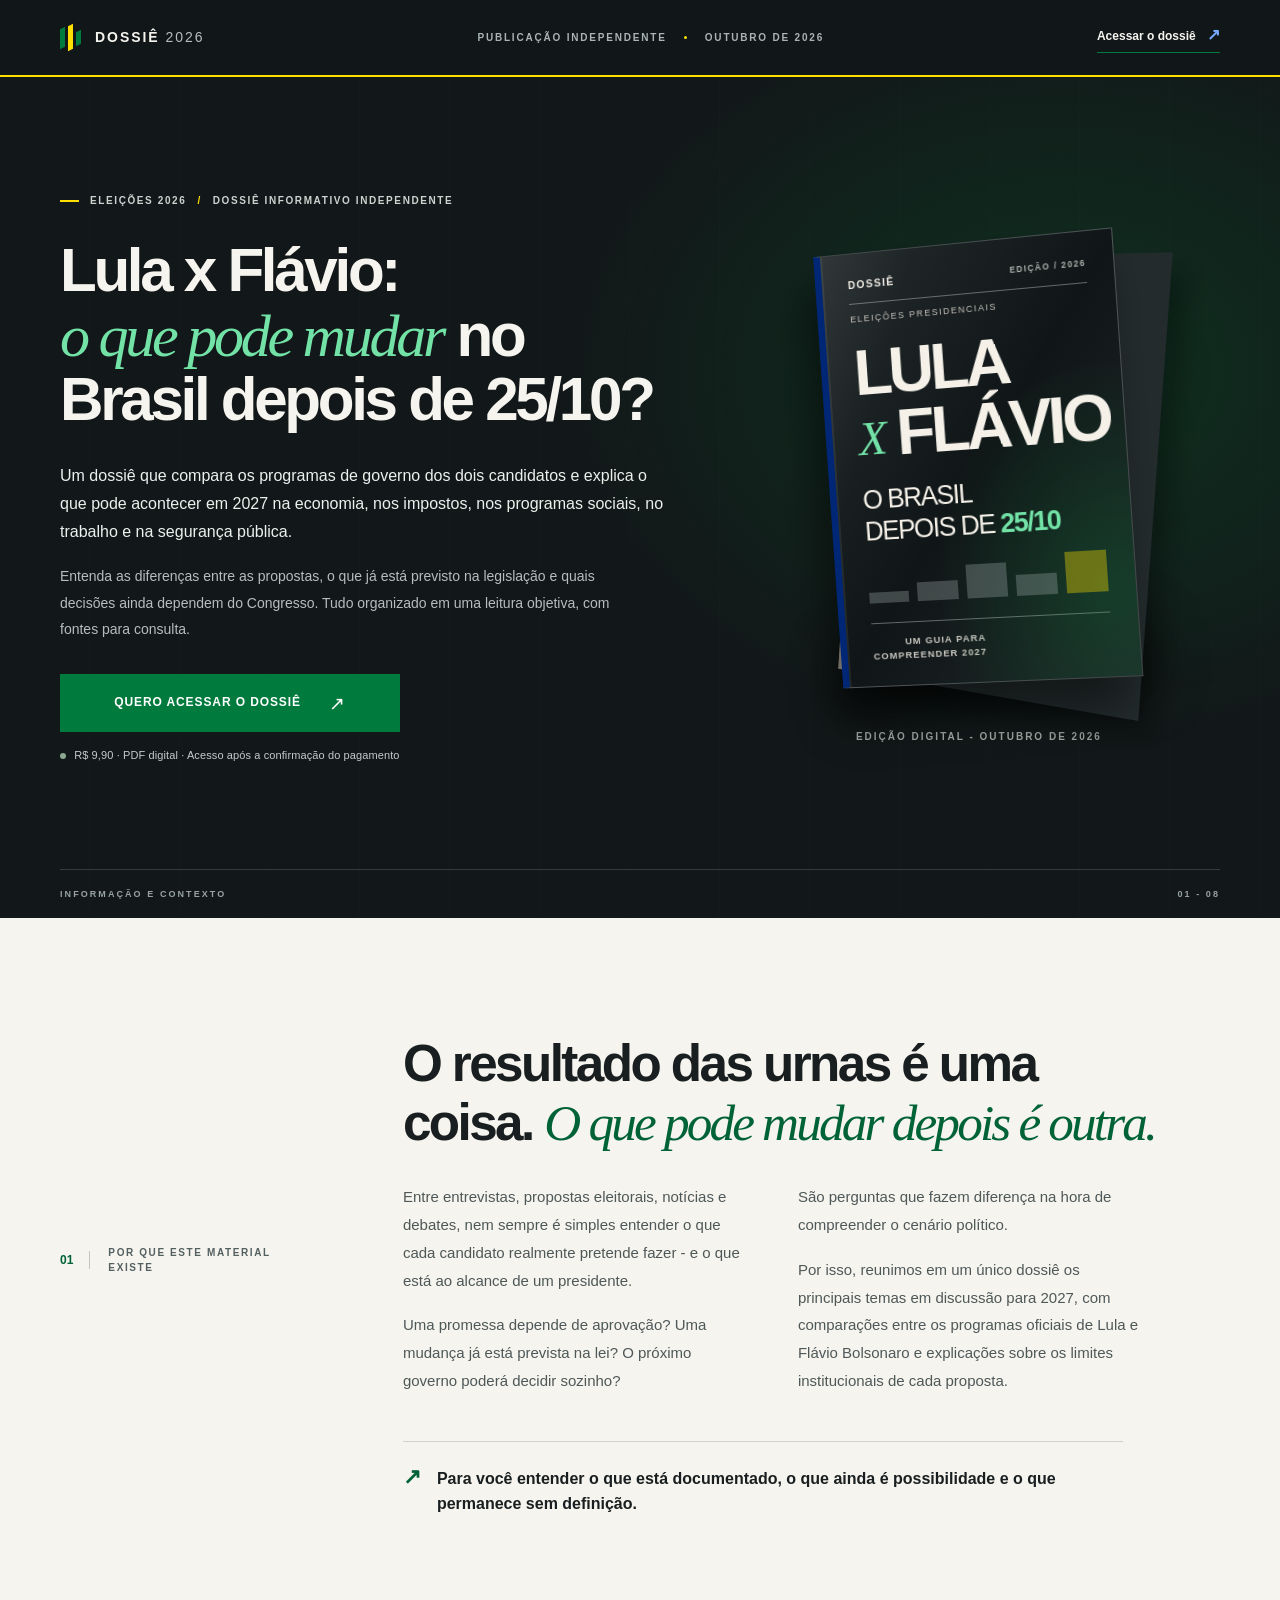
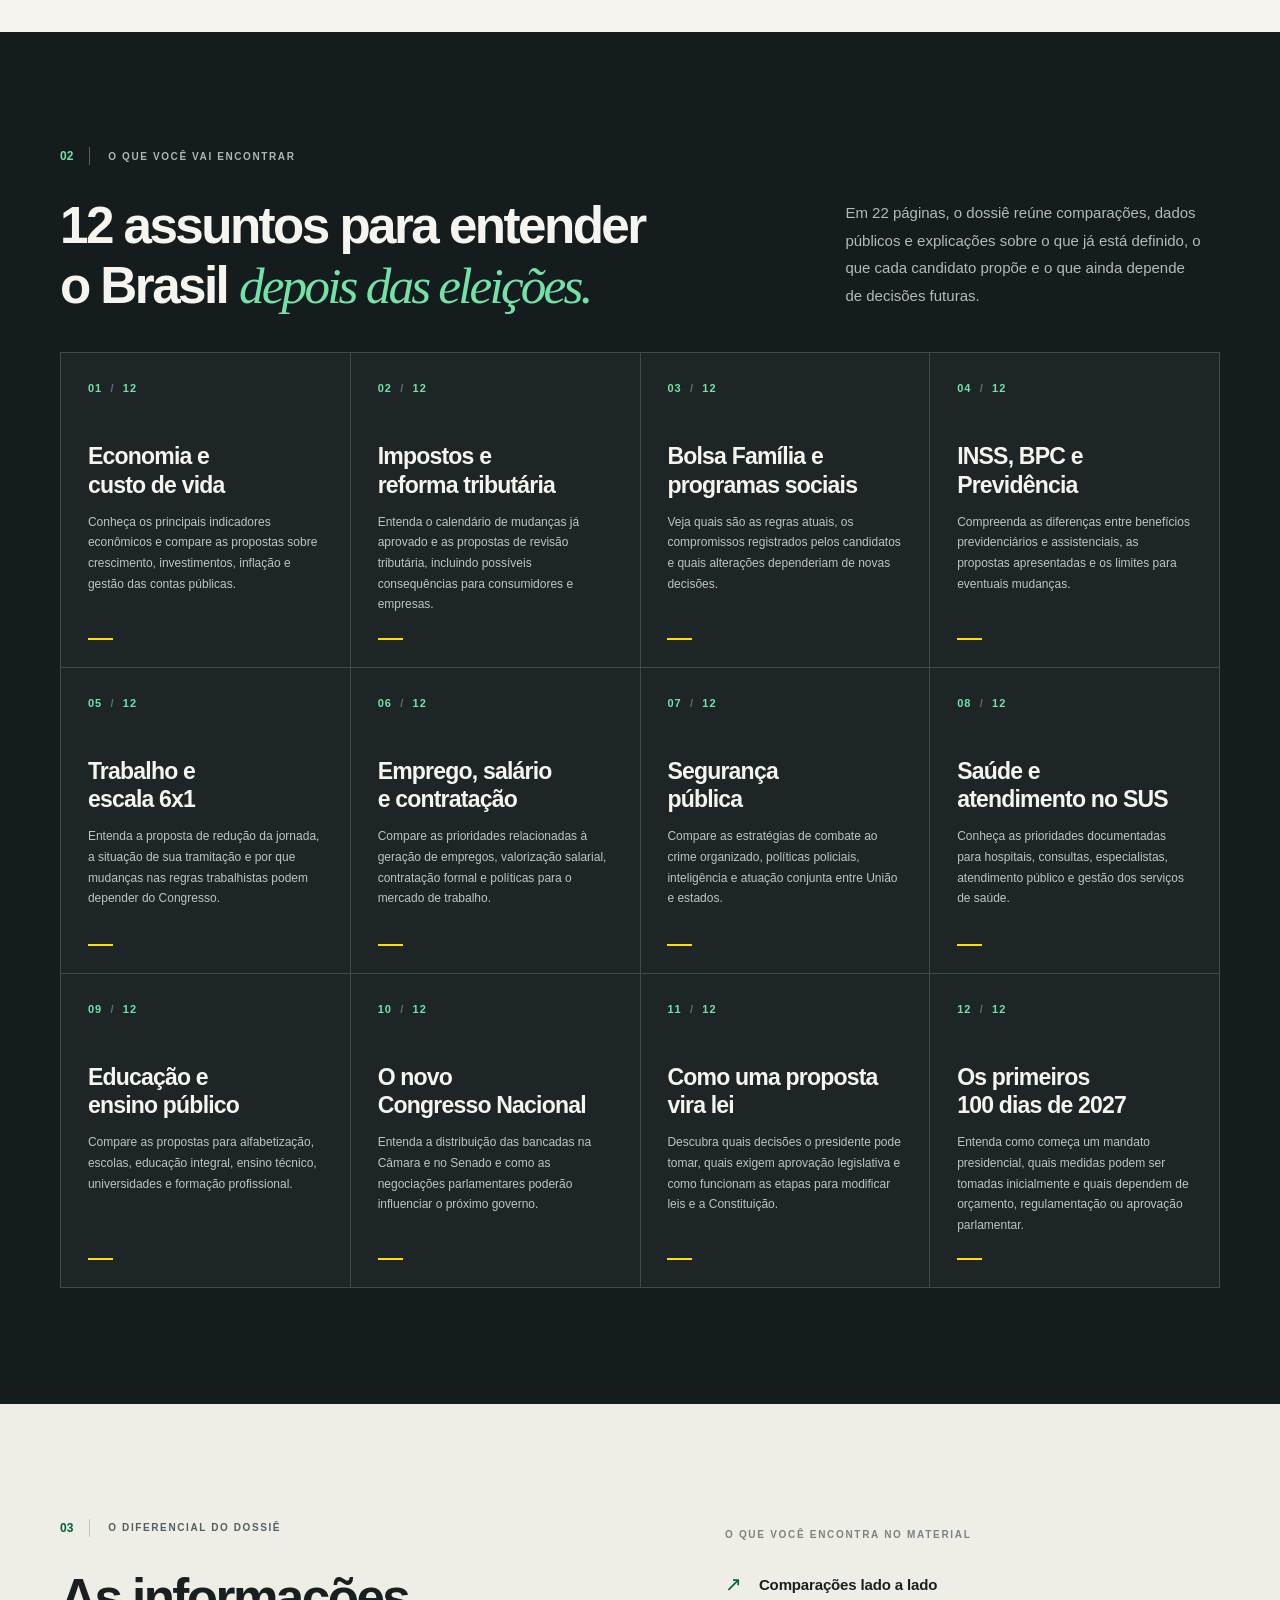
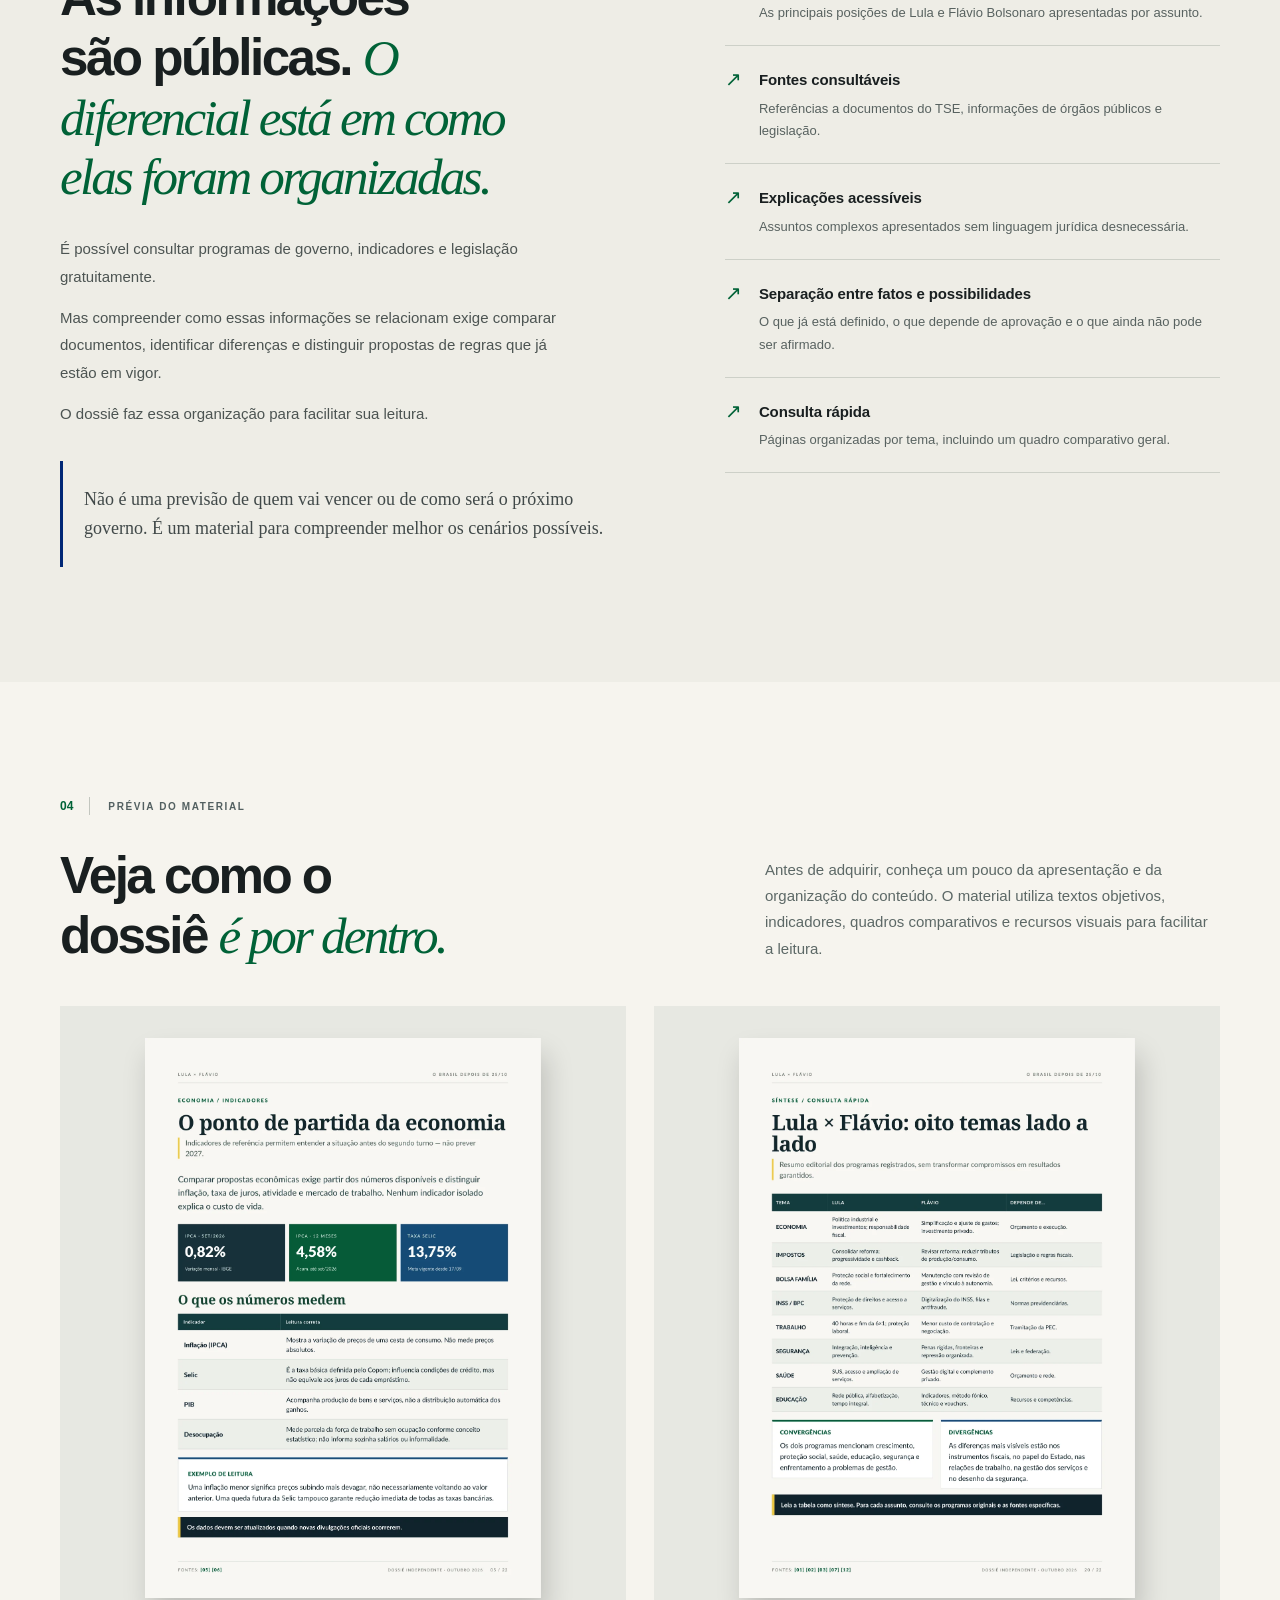
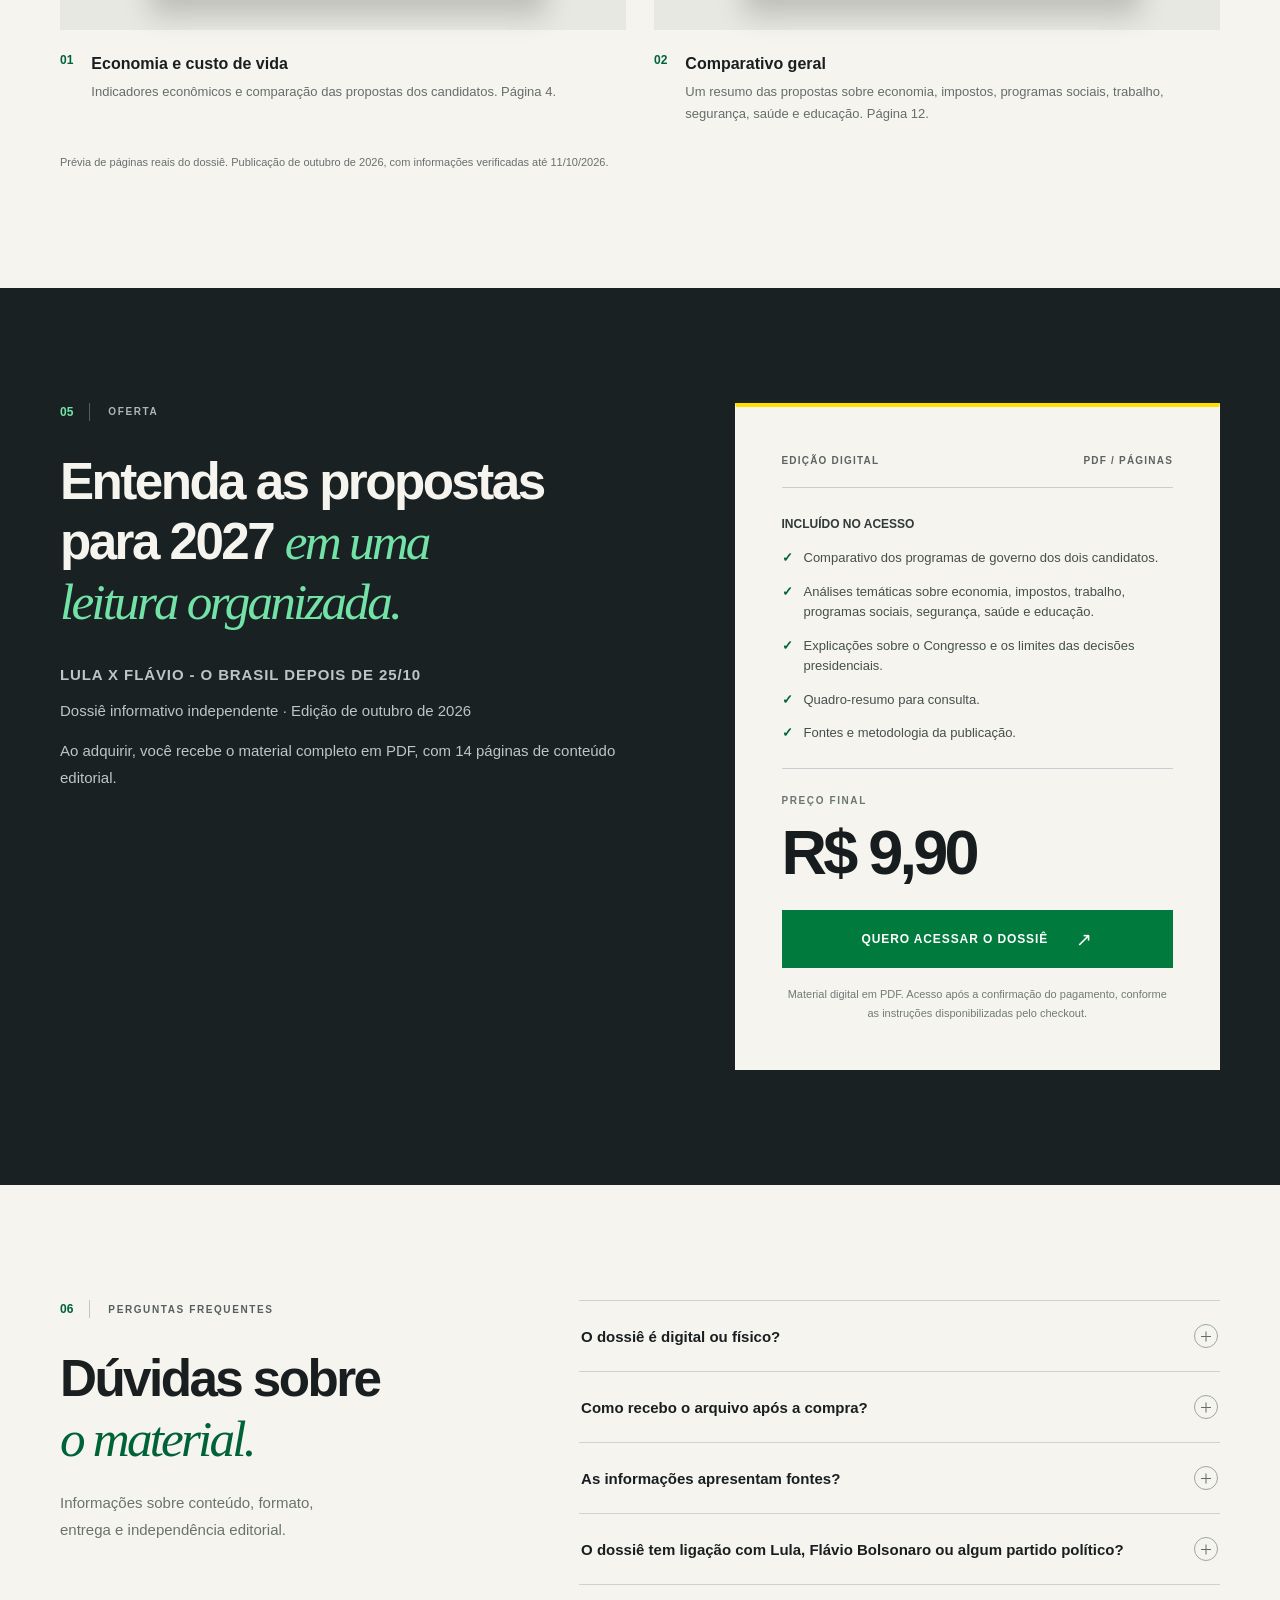
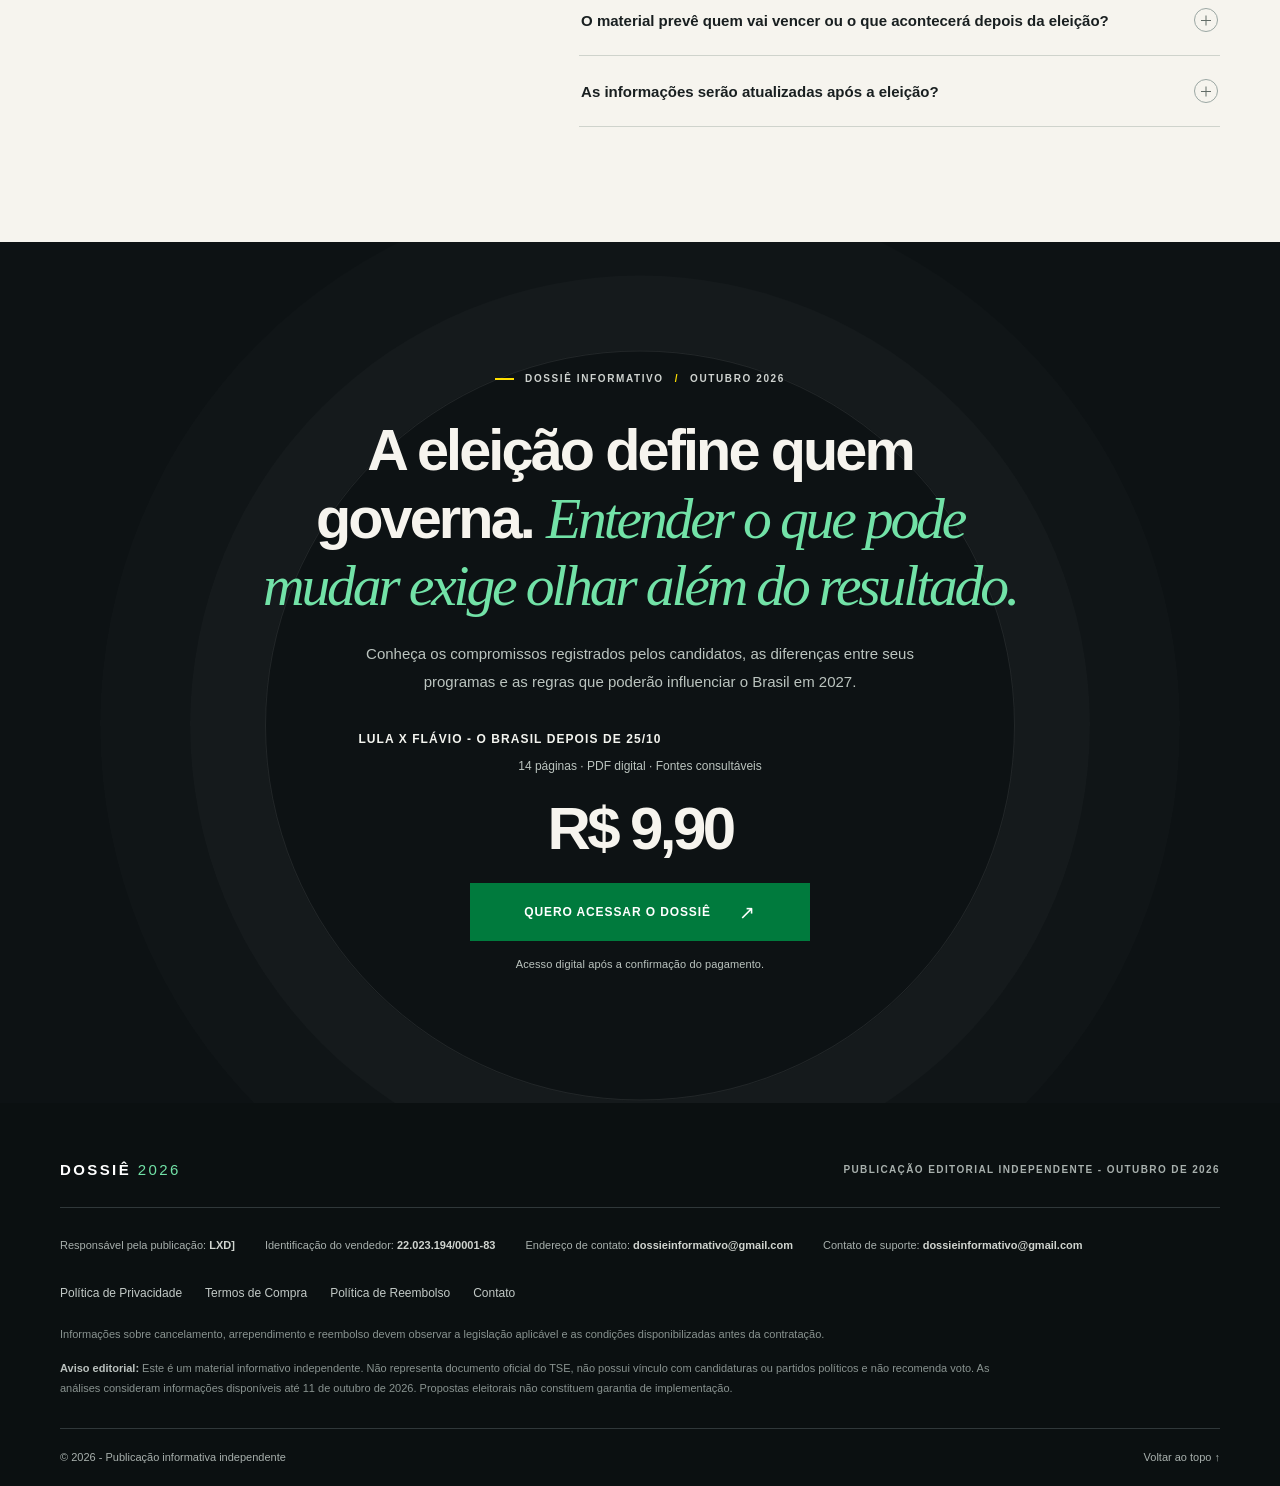
<file: index.html>
<!doctype html>
<html lang="pt-BR">
<head>
  <meta charset="utf-8">
  <meta name="viewport" content="width=device-width, initial-scale=1">
  <meta name="theme-color" content="#111719">
  <meta name="description" content="Lula x Flávio: o que pode mudar no Brasil depois de 25/10? Dossiê informativo independente de 14 páginas com comparativos e fontes consultáveis.">
  <meta property="og:type" content="website">
  <meta property="og:locale" content="pt_BR">
  <meta property="og:title" content="Lula x Flávio - O Brasil Depois de 25/10">
  <meta property="og:description" content="Um dossiê informativo independente sobre propostas e cenários possíveis para 2027.">
  <meta name="robots" content="index,follow">
  <title>Lula x Flávio - O Brasil Depois de 25/10 | Dossiê informativo</title>
  <link rel="icon" href="assets/favicon.svg" type="image/svg+xml">
  <link rel="stylesheet" href="style.css">
  <script src="script.js" defer></script>
  
<!-- Meta Pixel - Lula x Flávio -->
<script>
  !function(f,b,e,v,n,t,s)
  {if(f.fbq)return;n=f.fbq=function(){n.callMethod?
  n.callMethod.apply(n,arguments):n.queue.push(arguments)};
  if(!f._fbq)f._fbq=n;n.push=n;n.loaded=!0;
  n.version='2.0';n.queue=[];t=b.createElement(e);
  t.async=!0;t.src=v;s=b.getElementsByTagName(e)[0];
  s.parentNode.insertBefore(t,s)}
  (window,document,'script',
  'https://connect.facebook.net/en_US/fbevents.js');

  fbq('init', '1415882461599256');
  fbq('track', 'PageView');
</script>
<!-- End Meta Pixel -->

  
  
</head>
<body>
  <a class="skip-link" href="#conteudo">Pular para o conteúdo</a>

  <header class="site-header">
    <div class="container header-inner">
      <a class="wordmark" href="#inicio" aria-label="Dossiê informativo - voltar ao início">
        <span class="wordmark-icon" aria-hidden="true"><i></i><i></i><i></i></span>
        <span>DOSSIÊ <strong>2026</strong></span>
      </a>
      <div class="header-middle">PUBLICAÇÃO INDEPENDENTE <span class="header-dot" aria-hidden="true"></span> OUTUBRO DE 2026</div>
      <a class="header-link" href="https://pay.kiwify.com.br/gMo2Lv3">Acessar o dossiê <span aria-hidden="true">↗</span></a>
    </div>
  </header>

  <main id="conteudo">
    <!-- SEÇÃO 01 - HERO -->
    <section class="hero section-dark" id="inicio" aria-labelledby="hero-title">
      <div class="hero-texture" aria-hidden="true"></div>
      <div class="container hero-layout">
        <div class="hero-content">
          <p class="eyebrow"><span class="eyebrow-mark" aria-hidden="true"></span> ELEIÇÕES 2026 <span class="eyebrow-separator" aria-hidden="true">/</span> DOSSIÊ INFORMATIVO INDEPENDENTE</p>
          <h1 id="hero-title">Lula x Flávio:<br><em>o que pode mudar</em> no Brasil depois de 25/10?</h1>
          <p class="hero-lead">Um dossiê que compara os programas de governo dos dois candidatos e explica o que pode acontecer em 2027 na economia, nos impostos, nos programas sociais, no trabalho e na segurança pública.</p>
          <p class="hero-support">Entenda as diferenças entre as propostas, o que já está previsto na legislação e quais decisões ainda dependem do Congresso. Tudo organizado em uma leitura objetiva, com fontes para consulta.</p>
          <div class="hero-actions">
            <a class="button button-primary button-large" href="https://pay.kiwify.com.br/gMo2Lv3">QUERO ACESSAR O DOSSIÊ <span class="button-arrow" aria-hidden="true">↗</span></a>
            <p class="microcopy"><span class="microcopy-indicator" aria-hidden="true"></span> R$ 9,90 <span aria-hidden="true">·</span> PDF digital <span aria-hidden="true">·</span> Acesso após a confirmação do pagamento</p>
          </div>
        </div>
        <div class="hero-visual" aria-label="Representação visual ilustrativa da capa do dossiê; substitua pelo mockup oficial quando disponível">
          <div class="book-scene" role="img" aria-label="Mockup ilustrativo do dossiê Lula x Flávio - O Brasil Depois de 25/10">
            <div class="book-shadow" aria-hidden="true"></div>
            <div class="book-back" aria-hidden="true"></div>
            <div class="book-cover">
              <div class="book-topline"><span>DOSSIÊ</span><span>EDIÇÃO / 2026</span></div>
              <div class="book-cover-rule"></div>
              <div class="book-cover-main">
                <span class="book-overline">ELEIÇÕES PRESIDENCIAIS</span>
                <span class="book-title">LULA<br><small>X</small> FLÁVIO</span>
                <span class="book-subtitle">O BRASIL<br>DEPOIS DE <b>25/10</b></span>
              </div>
              <div class="book-lines" aria-hidden="true"><span></span><span></span><span></span><span></span><span></span></div>
              <div class="book-cover-footer"><span>UM GUIA PARA<br>COMPREENDER 2027</span></div>
            </div>
          </div>
          <div class="hero-visual-caption">EDIÇÃO DIGITAL <span aria-hidden="true">-</span> OUTUBRO DE 2026</div>
        </div>
      </div>
      <div class="hero-bottom" aria-hidden="true"><span>INFORMAÇÃO E CONTEXTO</span><span>01 - 08</span></div>
    </section>

    <!-- SEÇÃO 02 - POR QUE EXISTE -->
    <section class="why section-light section-pad" id="por-que" aria-labelledby="why-title">
      <div class="container why-layout">
        <div class="section-label"><span class="section-label-number">01</span><span>POR QUE ESTE MATERIAL EXISTE</span></div>
        <div class="why-copy">
          <h2 id="why-title" class="heading-display">O resultado das urnas é uma coisa. <em>O que pode mudar depois é outra.</em></h2>
          <div class="body-columns">
            <p>Entre entrevistas, propostas eleitorais, notícias e debates, nem sempre é simples entender o que cada candidato realmente pretende fazer - e o que está ao alcance de um presidente.</p>
            <p>Uma promessa depende de aprovação? Uma mudança já está prevista na lei? O próximo governo poderá decidir sozinho?</p>
            <p>São perguntas que fazem diferença na hora de compreender o cenário político.</p>
            <p>Por isso, reunimos em um único dossiê os principais temas em discussão para 2027, com comparações entre os programas oficiais de Lula e Flávio Bolsonaro e explicações sobre os limites institucionais de cada proposta.</p>
          </div>
          <p class="takeaway"><span class="takeaway-icon" aria-hidden="true">↗</span> Para você entender o que está documentado, o que ainda é possibilidade e o que permanece sem definição.</p>
        </div>
      </div>
    </section>

    
<!-- SEÇÃO 03 - ASSUNTOS -->
<section class="topics section-dark section-pad" id="conteudo-do-dossie" aria-labelledby="topics-title">
  <div class="container">

    <div class="section-label section-label-on-dark">
      <span class="section-label-number">02</span>
      <span>O QUE VOCÊ VAI ENCONTRAR</span>
    </div>

    <div class="topics-top">
      <h2 id="topics-title" class="heading-display">
        12 assuntos para entender o Brasil
        <em>depois das eleições.</em>
      </h2>

      <p>
        Em 22 páginas, o dossiê reúne comparações, dados públicos
        e explicações sobre o que já está definido, o que cada
        candidato propõe e o que ainda depende de decisões futuras.
      </p>
    </div>

    <div class="topics-grid">

      <!-- CARD 01 -->
      <article class="topic-card">
        <div class="topic-index">01 <span aria-hidden="true">/</span> 12</div>
        <h3>Economia e<br>custo de vida</h3>
        <p>
          Conheça os principais indicadores econômicos e compare
          as propostas sobre crescimento, investimentos, inflação
          e gestão das contas públicas.
        </p>
        <span class="topic-dash" aria-hidden="true"></span>
      </article>

      <!-- CARD 02 -->
      <article class="topic-card">
        <div class="topic-index">02 <span aria-hidden="true">/</span> 12</div>
        <h3>Impostos e<br>reforma tributária</h3>
        <p>
          Entenda o calendário de mudanças já aprovado e as
          propostas de revisão tributária, incluindo possíveis
          consequências para consumidores e empresas.
        </p>
        <span class="topic-dash" aria-hidden="true"></span>
      </article>

      <!-- CARD 03 -->
      <article class="topic-card">
        <div class="topic-index">03 <span aria-hidden="true">/</span> 12</div>
        <h3>Bolsa Família e<br>programas sociais</h3>
        <p>
          Veja quais são as regras atuais, os compromissos
          registrados pelos candidatos e quais alterações
          dependeriam de novas decisões.
        </p>
        <span class="topic-dash" aria-hidden="true"></span>
      </article>

      <!-- CARD 04 -->
      <article class="topic-card">
        <div class="topic-index">04 <span aria-hidden="true">/</span> 12</div>
        <h3>INSS, BPC e<br>Previdência</h3>
        <p>
          Compreenda as diferenças entre benefícios previdenciários
          e assistenciais, as propostas apresentadas e os limites
          para eventuais mudanças.
        </p>
        <span class="topic-dash" aria-hidden="true"></span>
      </article>

      <!-- CARD 05 -->
      <article class="topic-card">
        <div class="topic-index">05 <span aria-hidden="true">/</span> 12</div>
        <h3>Trabalho e<br>escala 6x1</h3>
        <p>
          Entenda a proposta de redução da jornada, a situação
          de sua tramitação e por que mudanças nas regras
          trabalhistas podem depender do Congresso.
        </p>
        <span class="topic-dash" aria-hidden="true"></span>
      </article>

      <!-- CARD 06 -->
      <article class="topic-card">
        <div class="topic-index">06 <span aria-hidden="true">/</span> 12</div>
        <h3>Emprego, salário<br>e contratação</h3>
        <p>
          Compare as prioridades relacionadas à geração de
          empregos, valorização salarial, contratação formal
          e políticas para o mercado de trabalho.
        </p>
        <span class="topic-dash" aria-hidden="true"></span>
      </article>

      <!-- CARD 07 -->
      <article class="topic-card">
        <div class="topic-index">07 <span aria-hidden="true">/</span> 12</div>
        <h3>Segurança<br>pública</h3>
        <p>
          Compare as estratégias de combate ao crime organizado,
          políticas policiais, inteligência e atuação conjunta
          entre União e estados.
        </p>
        <span class="topic-dash" aria-hidden="true"></span>
      </article>

      <!-- CARD 08 -->
      <article class="topic-card">
        <div class="topic-index">08 <span aria-hidden="true">/</span> 12</div>
        <h3>Saúde e<br>atendimento no SUS</h3>
        <p>
          Conheça as prioridades documentadas para hospitais,
          consultas, especialistas, atendimento público
          e gestão dos serviços de saúde.
        </p>
        <span class="topic-dash" aria-hidden="true"></span>
      </article>

      <!-- CARD 09 -->
      <article class="topic-card">
        <div class="topic-index">09 <span aria-hidden="true">/</span> 12</div>
        <h3>Educação e<br>ensino público</h3>
        <p>
          Compare as propostas para alfabetização, escolas,
          educação integral, ensino técnico, universidades
          e formação profissional.
        </p>
        <span class="topic-dash" aria-hidden="true"></span>
      </article>

      <!-- CARD 10 -->
      <article class="topic-card">
        <div class="topic-index">10 <span aria-hidden="true">/</span> 12</div>
        <h3>O novo<br>Congresso Nacional</h3>
        <p>
          Entenda a distribuição das bancadas na Câmara e no
          Senado e como as negociações parlamentares poderão
          influenciar o próximo governo.
        </p>
        <span class="topic-dash" aria-hidden="true"></span>
      </article>

      <!-- CARD 11 -->
      <article class="topic-card">
        <div class="topic-index">11 <span aria-hidden="true">/</span> 12</div>
        <h3>Como uma proposta<br>vira lei</h3>
        <p>
          Descubra quais decisões o presidente pode tomar,
          quais exigem aprovação legislativa e como funcionam
          as etapas para modificar leis e a Constituição.
        </p>
        <span class="topic-dash" aria-hidden="true"></span>
      </article>

      <!-- CARD 12 -->
      <article class="topic-card">
        <div class="topic-index">12 <span aria-hidden="true">/</span> 12</div>
        <h3>Os primeiros<br>100 dias de 2027</h3>
        <p>
          Entenda como começa um mandato presidencial,
          quais medidas podem ser tomadas inicialmente
          e quais dependem de orçamento, regulamentação
          ou aprovação parlamentar.
        </p>
        <span class="topic-dash" aria-hidden="true"></span>
      </article>

    </div>
  </div>
</section>


    <!-- SEÇÃO 04 - DIFERENCIAL -->
    <section class="difference section-paper section-pad" id="diferencial" aria-labelledby="difference-title">
      <div class="container difference-layout">
        <div>
          <div class="section-label"><span class="section-label-number">03</span><span>O DIFERENCIAL DO DOSSIÊ</span></div>
          <h2 id="difference-title" class="heading-display">As informações são públicas. <em>O diferencial está em como elas foram organizadas.</em></h2>
          <p>É possível consultar programas de governo, indicadores e legislação gratuitamente.</p>
          <p>Mas compreender como essas informações se relacionam exige comparar documentos, identificar diferenças e distinguir propostas de regras que já estão em vigor.</p>
          <p>O dossiê faz essa organização para facilitar sua leitura.</p>
          <div class="difference-quote">Não é uma previsão de quem vai vencer ou de como será o próximo governo. É um material para compreender melhor os cenários possíveis.</div>
        </div>
        <div class="difference-list-area">
          <p class="list-eyebrow">O QUE VOCÊ ENCONTRA NO MATERIAL</p>
          <ul class="difference-list">
            <li><span class="list-icon" aria-hidden="true">↗</span><div><strong>Comparações lado a lado</strong><p>As principais posições de Lula e Flávio Bolsonaro apresentadas por assunto.</p></div></li>
            <li><span class="list-icon" aria-hidden="true">↗</span><div><strong>Fontes consultáveis</strong><p>Referências a documentos do TSE, informações de órgãos públicos e legislação.</p></div></li>
            <li><span class="list-icon" aria-hidden="true">↗</span><div><strong>Explicações acessíveis</strong><p>Assuntos complexos apresentados sem linguagem jurídica desnecessária.</p></div></li>
            <li><span class="list-icon" aria-hidden="true">↗</span><div><strong>Separação entre fatos e possibilidades</strong><p>O que já está definido, o que depende de aprovação e o que ainda não pode ser afirmado.</p></div></li>
            <li><span class="list-icon" aria-hidden="true">↗</span><div><strong>Consulta rápida</strong><p>Páginas organizadas por tema, incluindo um quadro comparativo geral.</p></div></li>
          </ul>
        </div>
      </div>
    </section>

    <!-- SEÇÃO 05 - PRÉVIA -->
    <section class="preview section-light section-pad" id="previa" aria-labelledby="preview-title">
      <div class="container">
        <div class="section-label"><span class="section-label-number">04</span><span>PRÉVIA DO MATERIAL</span></div>
        <div class="preview-heading-row">
          <h2 id="preview-title" class="heading-display">Veja como o dossiê <em>é por dentro.</em></h2>
          <p>Antes de adquirir, conheça um pouco da apresentação e da organização do conteúdo. O material utiliza textos objetivos, indicadores, quadros comparativos e recursos visuais para facilitar a leitura.</p>
        </div>
        <div class="preview-grid">
          <figure class="preview-figure">
            <div class="preview-frame" data-preview-path="assets/previa-pagina-4.webp">
              <div class="preview-placeholder"><span class="placeholder-icon" aria-hidden="true">▤</span><span>ADICIONAR IMAGEM REAL</span><strong>Página 04</strong><small>assets/previa-pagina-4.webp</small></div>
              <img alt="Página 4 do dossiê, com indicadores econômicos e comparação de propostas" width="700" height="950" loading="lazy" decoding="async" hidden>
            </div>
            <figcaption><span class="figure-number">01</span><div><strong>Economia e custo de vida</strong><p>Indicadores econômicos e comparação das propostas dos candidatos. Página 4.</p></div></figcaption>
          </figure>
          <figure class="preview-figure">
            <div class="preview-frame" data-preview-path="assets/previa-pagina-12.webp">
              <div class="preview-placeholder"><span class="placeholder-icon" aria-hidden="true">▤</span><span>ADICIONAR IMAGEM REAL</span><strong>Página 12</strong><small>assets/previa-pagina-12.webp</small></div>
              <img alt="Página 12 do dossiê, com quadro comparativo geral das propostas" width="700" height="950" loading="lazy" decoding="async" hidden>
            </div>
            <figcaption><span class="figure-number">02</span><div><strong>Comparativo geral</strong><p>Um resumo das propostas sobre economia, impostos, programas sociais, trabalho, segurança, saúde e educação. Página 12.</p></div></figcaption>
          </figure>
        </div>
        <p class="preview-legal" id="preview-legal">As prévias reais poderão ser exibidas aqui após inserir as imagens do PDF. Publicação de outubro de 2026, com informações verificadas até 11/10/2026.</p>
      </div>
    </section>

    <!-- SEÇÃO 06 - OFERTA -->
    <section class="offer section-dark section-pad" id="adquirir" aria-labelledby="offer-title">
      <div class="container offer-layout">
        <div class="offer-copy">
          <div class="section-label section-label-on-dark"><span class="section-label-number">05</span><span>OFERTA</span></div>
          <h2 id="offer-title" class="heading-display">Entenda as propostas para 2027 <em>em uma leitura organizada.</em></h2>
          <p class="offer-name">LULA X FLÁVIO - O BRASIL DEPOIS DE 25/10</p>
          <p>Dossiê informativo independente · Edição de outubro de 2026</p>
          <p>Ao adquirir, você recebe o material completo em PDF, com 14 páginas de conteúdo editorial.</p>
        </div>
        <div class="offer-box">
          <div class="offer-box-header"><span>EDIÇÃO DIGITAL</span><span>PDF / PÁGINAS</span></div>
          <p class="offer-includes-label">INCLUÍDO NO ACESSO</p>
          <ul class="offer-features">
            <li>Comparativo dos programas de governo dos dois candidatos.</li>
            <li>Análises temáticas sobre economia, impostos, trabalho, programas sociais, segurança, saúde e educação.</li>
            <li>Explicações sobre o Congresso e os limites das decisões presidenciais.</li>
            <li>Quadro-resumo para consulta.</li>
            <li>Fontes e metodologia da publicação.</li>
          </ul>
          <div class="offer-price"><span>PREÇO FINAL</span><strong>R$ 9,90</strong></div>
          <a class="button button-primary button-block" href="https://pay.kiwify.com.br/gMo2Lv3">QUERO ACESSAR O DOSSIÊ <span class="button-arrow" aria-hidden="true">↗</span></a>
          <p class="offer-microcopy">Material digital em PDF. Acesso após a confirmação do pagamento, conforme as instruções disponibilizadas pelo checkout.</p>
        </div>
      </div>
    </section>

    <!-- SEÇÃO 07 - FAQ -->
    <section class="faq section-light section-pad" id="duvidas" aria-labelledby="faq-title">
      <div class="container faq-layout">
        <div>
          <div class="section-label"><span class="section-label-number">06</span><span>PERGUNTAS FREQUENTES</span></div>
          <h2 id="faq-title" class="heading-display">Dúvidas sobre <em>o material.</em></h2>
          <p class="faq-intro">Informações sobre conteúdo, formato, entrega e independência editorial.</p>
        </div>
        <div class="faq-items">
          <details class="faq-item"><summary>O dossiê é digital ou físico?<span class="faq-plus" aria-hidden="true"></span></summary><p>O material é 100% digital, entregue em formato PDF. Não há envio de produto físico.</p></details>
          <details class="faq-item"><summary>Como recebo o arquivo após a compra?<span class="faq-plus" aria-hidden="true"></span></summary><p>O acesso digital é disponibilizado após a confirmação do pagamento. As orientações para acessar o material serão fornecidas pelo sistema de checkout.</p></details>
          <details class="faq-item"><summary>As informações apresentam fontes?<span class="faq-plus" aria-hidden="true"></span></summary><p>Sim. O dossiê inclui referências a programas de governo registrados no TSE, indicadores de órgãos públicos, legislação e informações institucionais. As fontes estão identificadas no material.</p></details>
          <details class="faq-item"><summary>O dossiê tem ligação com Lula, Flávio Bolsonaro ou algum partido político?<span class="faq-plus" aria-hidden="true"></span></summary><p>Não. É uma publicação editorial independente, sem vínculo institucional, patrocínio ou endosso de candidatos, partidos ou do TSE. O conteúdo não recomenda voto.</p></details>
          <details class="faq-item"><summary>O material prevê quem vai vencer ou o que acontecerá depois da eleição?<span class="faq-plus" aria-hidden="true"></span></summary><p>Não. Ele compara propostas documentadas, explica regras vigentes e apresenta possibilidades condicionadas a decisões futuras. Não prevê resultados eleitorais ou garante a execução de promessas.</p></details>
          <details class="faq-item"><summary>As informações serão atualizadas após a eleição?<span class="faq-plus" aria-hidden="true"></span></summary><p>Esta é uma edição de outubro de 2026, com informações verificadas até 11/10/2026. A oferta não inclui promessa de atualizações futuras.</p></details>
        </div>
      </div>
    </section>

    <!-- SEÇÃO 08 - CTA FINAL -->
    <section class="final-section section-dark" id="final" aria-labelledby="final-title">
      <div class="container final-inner">
        <p class="eyebrow"><span class="eyebrow-mark" aria-hidden="true"></span> DOSSIÊ INFORMATIVO <span class="eyebrow-separator" aria-hidden="true">/</span> OUTUBRO 2026</p>
        <h2 id="final-title" class="heading-display">A eleição define quem governa. <em>Entender o que pode mudar exige olhar além do resultado.</em></h2>
        <p>Conheça os compromissos registrados pelos candidatos, as diferenças entre seus programas e as regras que poderão influenciar o Brasil em 2027.</p>
        <p class="final-product">LULA X FLÁVIO - O BRASIL DEPOIS DE 25/10</p>
        <p class="final-details">14 páginas <span aria-hidden="true">·</span> PDF digital <span aria-hidden="true">·</span> Fontes consultáveis</p>
        <strong class="final-price">R$ 9,90</strong>
        <a class="button button-primary button-large" href="https://pay.kiwify.com.br/gMo2Lv3">QUERO ACESSAR O DOSSIÊ <span class="button-arrow" aria-hidden="true">↗</span></a>
        <p class="microcopy centered-microcopy">Acesso digital após a confirmação do pagamento.</p>
      </div>
    </section>
  </main>

  <footer class="footer" id="rodape">
    <div class="container">
      <div class="footer-top"><div class="footer-brand">DOSSIÊ <strong>2026</strong></div><span>PUBLICAÇÃO EDITORIAL INDEPENDENTE - OUTUBRO DE 2026</span></div>
      <div class="footer-info">
        <p>Responsável pela publicação: <strong>LXD]</strong></p>
        <p>Identificação do vendedor: <strong>22.023.194/0001-83</strong></p>
        <p>Endereço de contato: <strong>dossieinformativo@gmail.com</strong></p>
        <p>Contato de suporte: <strong>dossieinformativo@gmail.com</strong></p>
      </div>
      <nav class="footer-links" aria-label="Informações comerciais e privacidade">
        <a href="politica-de-privacidade.html">Política de Privacidade</a>
        <a href="termos-de-compra.html">Termos de Compra</a>
        <a href="politica-de-reembolso.html">Política de Reembolso</a>
        <a href="#rodape">Contato</a>
      </nav>
      <p class="footer-consumer">Informações sobre cancelamento, arrependimento e reembolso devem observar a legislação aplicável e as condições disponibilizadas antes da contratação.</p>
      <p class="footer-disclaimer"><strong>Aviso editorial:</strong> Este é um material informativo independente. Não representa documento oficial do TSE, não possui vínculo com candidaturas ou partidos políticos e não recomenda voto. As análises consideram informações disponíveis até 11 de outubro de 2026. Propostas eleitorais não constituem garantia de implementação.</p>
      <div class="footer-bottom"><span>© <span id="current-year">2026</span> - Publicação informativa independente</span><a href="#inicio">Voltar ao topo ↑</a></div>
    </div>
  </footer>

  <div class="mobile-cta" id="mobile-cta" aria-label="Acesso rápido ao checkout" hidden>
    <div><span>DOSSIÊ DIGITAL</span><strong>R$ 9,90</strong></div>
    <a href="https://pay.kiwify.com.br/gMo2Lv3">QUERO ACESSAR <span aria-hidden="true">↗</span></a>
  </div>
</body>
</html>
</file>
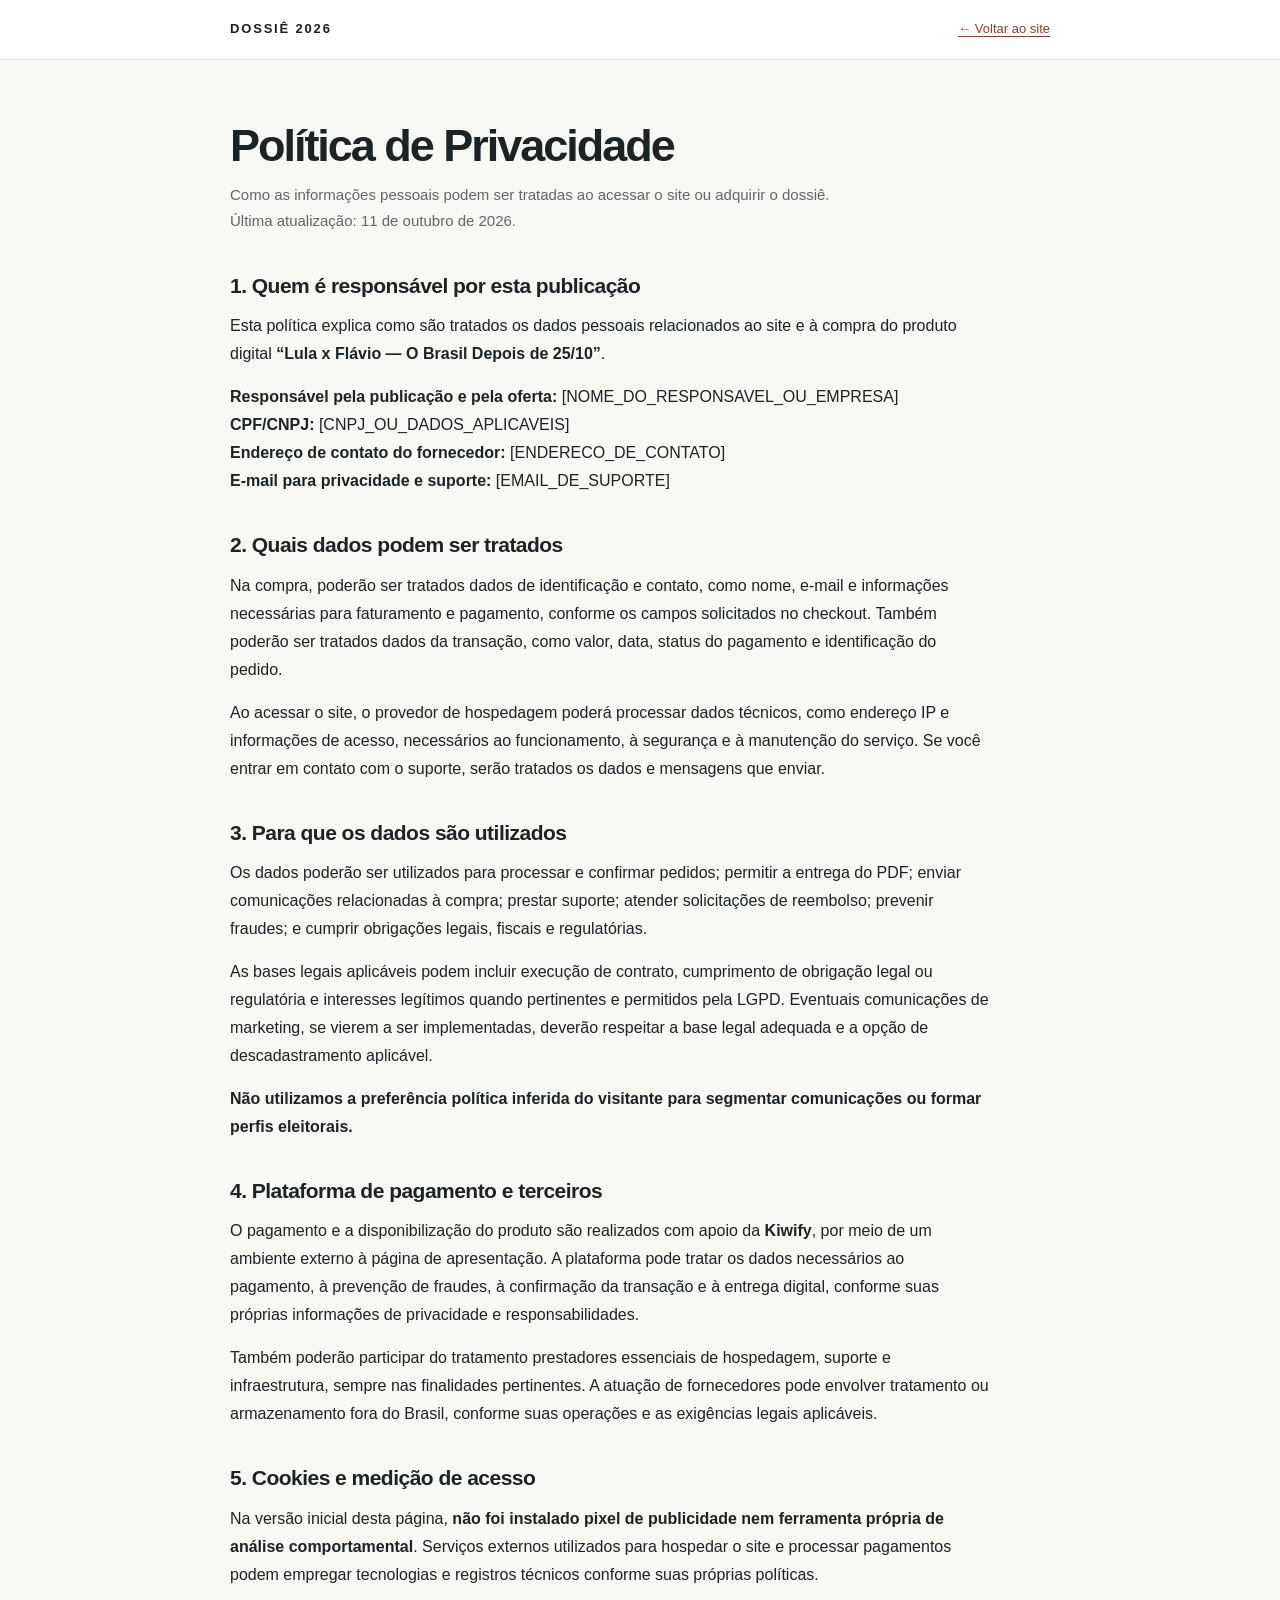
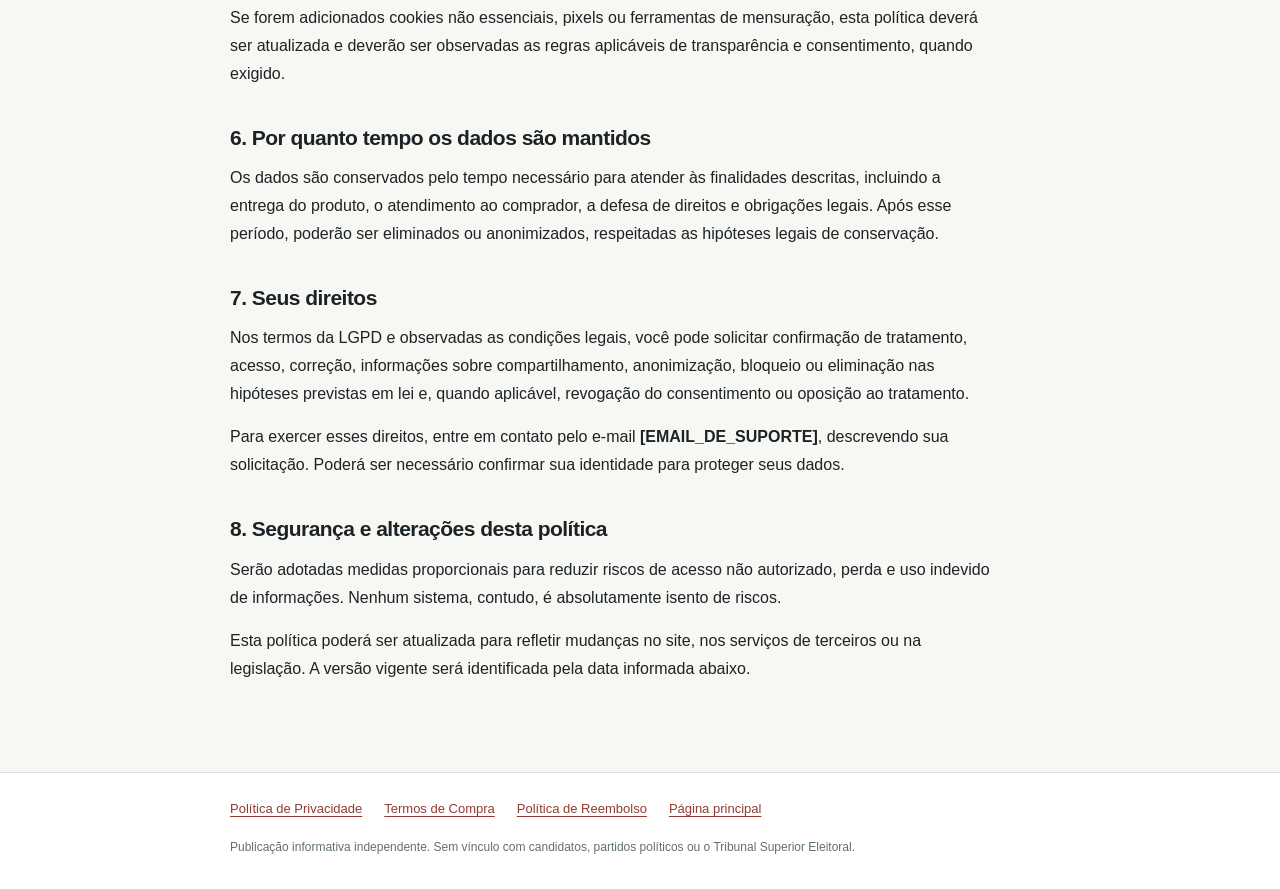
<file: politica-de-privacidade.html>
<!doctype html>
<html lang="pt-BR">
<head>
  <meta charset="utf-8">
  <meta name="viewport" content="width=device-width, initial-scale=1">
  <meta name="description" content="Como as informações pessoais podem ser tratadas ao acessar o site ou adquirir o dossiê.">
  <title>Política de Privacidade | Dossiê 2026</title>
  <link rel="stylesheet" href="legal.css">
  <link rel="icon" href="assets/favicon.svg" type="image/svg+xml">
</head>
<body>
  <header class="header"><div class="wrapper header-inner">
    <a class="brand" href="index.html">DOSSIÊ 2026</a>
    <a class="back" href="index.html">← Voltar ao site</a>
  </div></header>
  <main class="wrapper main" id="conteudo">
    <article class="legal">
      <h1>Política de Privacidade</h1>
      <p class="intro">Como as informações pessoais podem ser tratadas ao acessar o site ou adquirir o dossiê.<br>Última atualização: 11 de outubro de 2026.</p>
      
<h2>1. Quem é responsável por esta publicação</h2>
<p>Esta política explica como são tratados os dados pessoais relacionados ao site e à compra do produto digital <strong>“Lula x Flávio — O Brasil Depois de 25/10”</strong>.</p>
<p><strong>Responsável pela publicação e pela oferta:</strong> [NOME_DO_RESPONSAVEL_OU_EMPRESA]<br>
<strong>CPF/CNPJ:</strong> [CNPJ_OU_DADOS_APLICAVEIS]<br>
<strong>Endereço de contato do fornecedor:</strong> [ENDERECO_DE_CONTATO]<br>
<strong>E-mail para privacidade e suporte:</strong> [EMAIL_DE_SUPORTE]</p>

<h2>2. Quais dados podem ser tratados</h2>
<p>Na compra, poderão ser tratados dados de identificação e contato, como nome, e-mail e informações necessárias para faturamento e pagamento, conforme os campos solicitados no checkout. Também poderão ser tratados dados da transação, como valor, data, status do pagamento e identificação do pedido.</p>
<p>Ao acessar o site, o provedor de hospedagem poderá processar dados técnicos, como endereço IP e informações de acesso, necessários ao funcionamento, à segurança e à manutenção do serviço. Se você entrar em contato com o suporte, serão tratados os dados e mensagens que enviar.</p>

<h2>3. Para que os dados são utilizados</h2>
<p>Os dados poderão ser utilizados para processar e confirmar pedidos; permitir a entrega do PDF; enviar comunicações relacionadas à compra; prestar suporte; atender solicitações de reembolso; prevenir fraudes; e cumprir obrigações legais, fiscais e regulatórias.</p>
<p>As bases legais aplicáveis podem incluir execução de contrato, cumprimento de obrigação legal ou regulatória e interesses legítimos quando pertinentes e permitidos pela LGPD. Eventuais comunicações de marketing, se vierem a ser implementadas, deverão respeitar a base legal adequada e a opção de descadastramento aplicável.</p>
<p><strong>Não utilizamos a preferência política inferida do visitante para segmentar comunicações ou formar perfis eleitorais.</strong></p>

<h2>4. Plataforma de pagamento e terceiros</h2>
<p>O pagamento e a disponibilização do produto são realizados com apoio da <strong>Kiwify</strong>, por meio de um ambiente externo à página de apresentação. A plataforma pode tratar os dados necessários ao pagamento, à prevenção de fraudes, à confirmação da transação e à entrega digital, conforme suas próprias informações de privacidade e responsabilidades.</p>
<p>Também poderão participar do tratamento prestadores essenciais de hospedagem, suporte e infraestrutura, sempre nas finalidades pertinentes. A atuação de fornecedores pode envolver tratamento ou armazenamento fora do Brasil, conforme suas operações e as exigências legais aplicáveis.</p>

<h2>5. Cookies e medição de acesso</h2>
<p>Na versão inicial desta página, <strong>não foi instalado pixel de publicidade nem ferramenta própria de análise comportamental</strong>. Serviços externos utilizados para hospedar o site e processar pagamentos podem empregar tecnologias e registros técnicos conforme suas próprias políticas.</p>
<p>Se forem adicionados cookies não essenciais, pixels ou ferramentas de mensuração, esta política deverá ser atualizada e deverão ser observadas as regras aplicáveis de transparência e consentimento, quando exigido.</p>

<h2>6. Por quanto tempo os dados são mantidos</h2>
<p>Os dados são conservados pelo tempo necessário para atender às finalidades descritas, incluindo a entrega do produto, o atendimento ao comprador, a defesa de direitos e obrigações legais. Após esse período, poderão ser eliminados ou anonimizados, respeitadas as hipóteses legais de conservação.</p>

<h2>7. Seus direitos</h2>
<p>Nos termos da LGPD e observadas as condições legais, você pode solicitar confirmação de tratamento, acesso, correção, informações sobre compartilhamento, anonimização, bloqueio ou eliminação nas hipóteses previstas em lei e, quando aplicável, revogação do consentimento ou oposição ao tratamento.</p>
<p>Para exercer esses direitos, entre em contato pelo e-mail <strong>[EMAIL_DE_SUPORTE]</strong>, descrevendo sua solicitação. Poderá ser necessário confirmar sua identidade para proteger seus dados.</p>

<h2>8. Segurança e alterações desta política</h2>
<p>Serão adotadas medidas proporcionais para reduzir riscos de acesso não autorizado, perda e uso indevido de informações. Nenhum sistema, contudo, é absolutamente isento de riscos.</p>
<p>Esta política poderá ser atualizada para refletir mudanças no site, nos serviços de terceiros ou na legislação. A versão vigente será identificada pela data informada abaixo.</p>

    </article>
  </main>
  <footer class="legal-footer"><div class="wrapper">
    <nav class="legal-nav" aria-label="Páginas institucionais">
      <a href="politica-de-privacidade.html">Política de Privacidade</a>
      <a href="termos-de-compra.html">Termos de Compra</a>
      <a href="politica-de-reembolso.html">Política de Reembolso</a>
      <a href="index.html">Página principal</a>
    </nav>
    <p class="footnote">Publicação informativa independente. Sem vínculo com candidatos, partidos políticos ou o Tribunal Superior Eleitoral.</p>
  </div></footer>
</body>
</html>
</file>
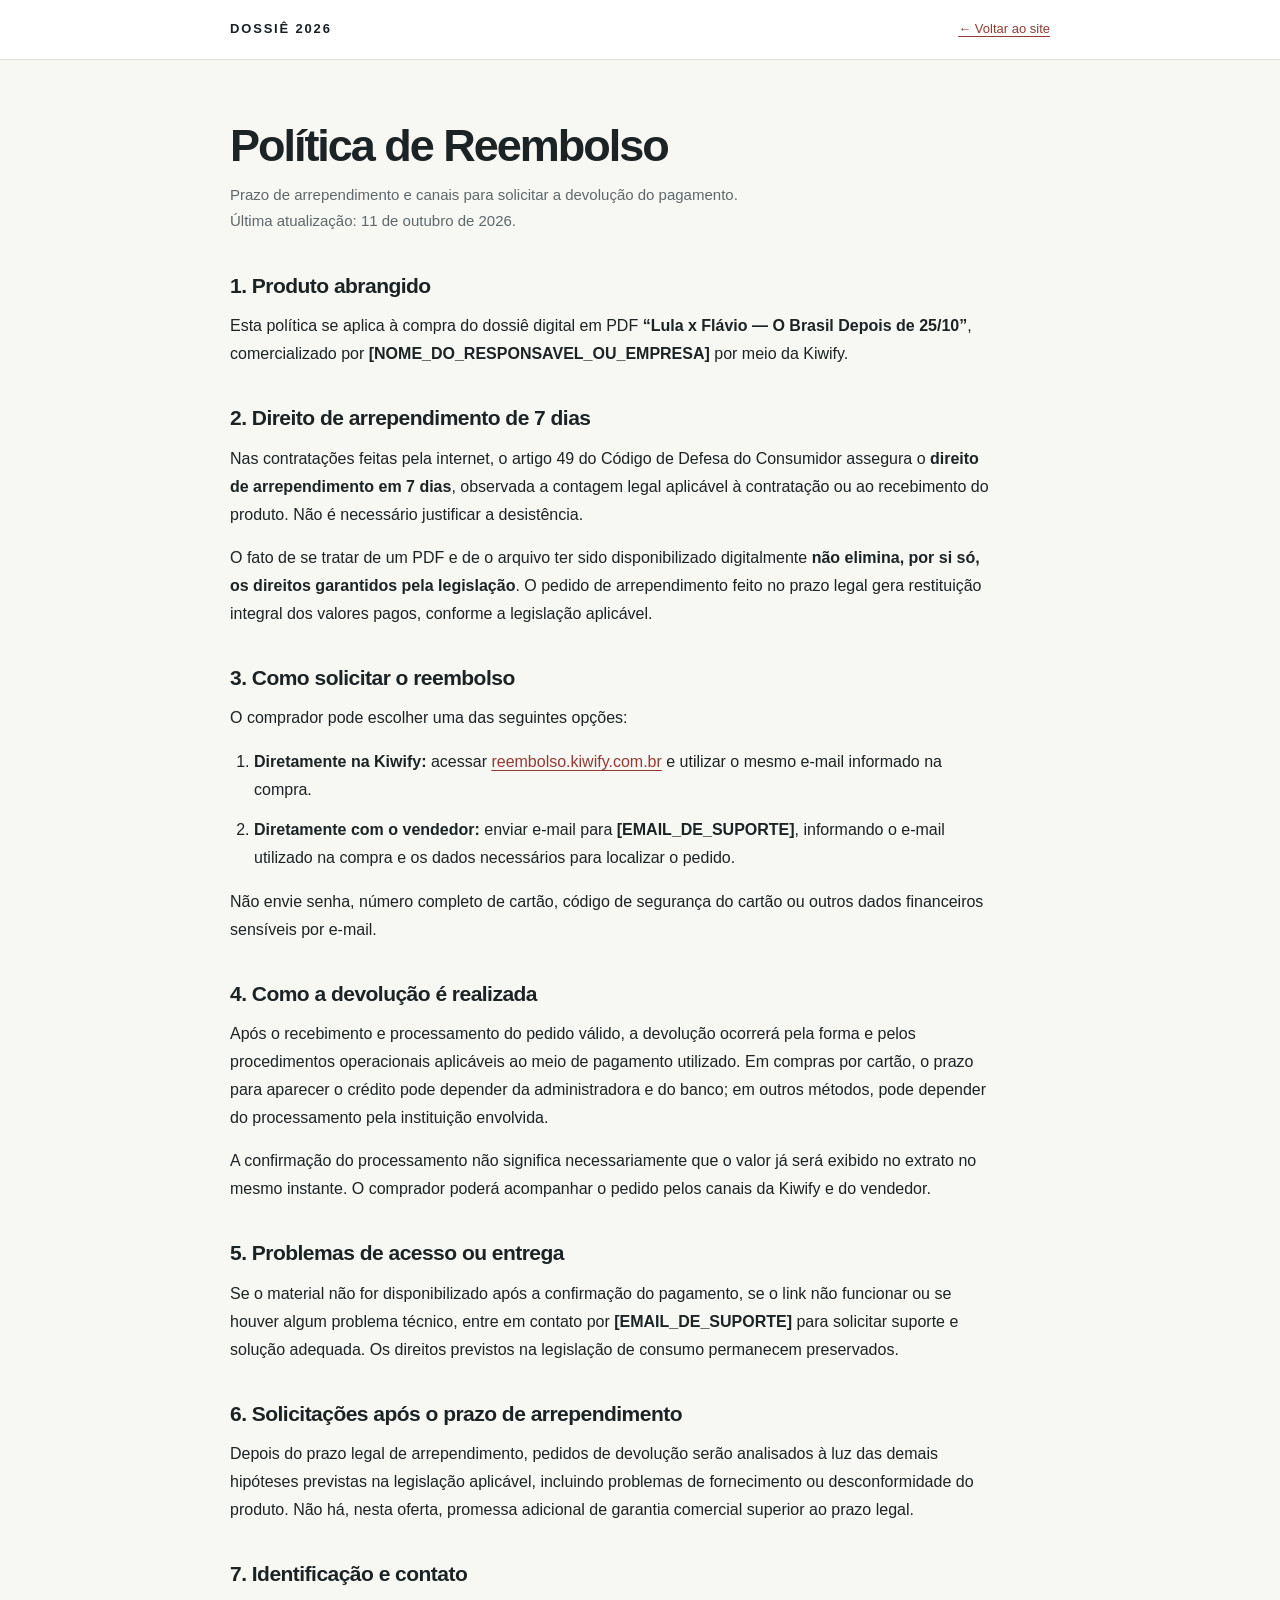
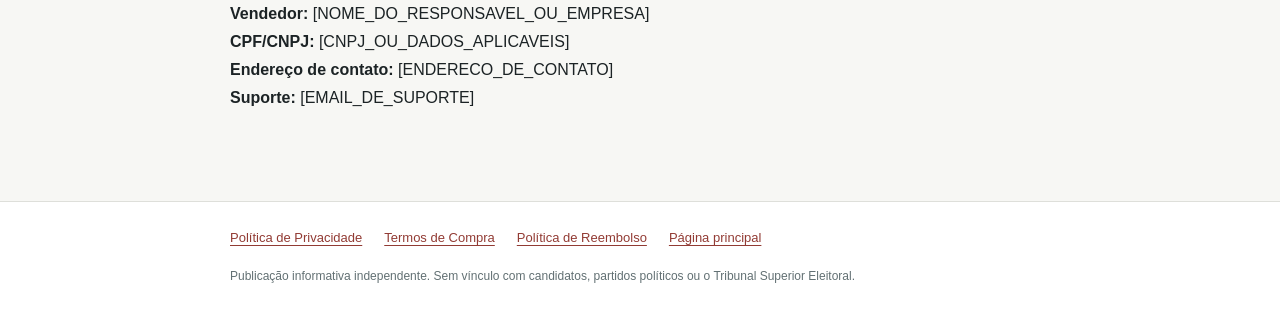
<file: politica-de-reembolso.html>
<!doctype html>
<html lang="pt-BR">
<head>
  <meta charset="utf-8">
  <meta name="viewport" content="width=device-width, initial-scale=1">
  <meta name="description" content="Prazo de arrependimento e canais para solicitar a devolução do pagamento.">
  <title>Política de Reembolso | Dossiê 2026</title>
  <link rel="stylesheet" href="legal.css">
  <link rel="icon" href="assets/favicon.svg" type="image/svg+xml">
</head>
<body>
  <header class="header"><div class="wrapper header-inner">
    <a class="brand" href="index.html">DOSSIÊ 2026</a>
    <a class="back" href="index.html">← Voltar ao site</a>
  </div></header>
  <main class="wrapper main" id="conteudo">
    <article class="legal">
      <h1>Política de Reembolso</h1>
      <p class="intro">Prazo de arrependimento e canais para solicitar a devolução do pagamento.<br>Última atualização: 11 de outubro de 2026.</p>
      
<h2>1. Produto abrangido</h2>
<p>Esta política se aplica à compra do dossiê digital em PDF <strong>“Lula x Flávio — O Brasil Depois de 25/10”</strong>, comercializado por <strong>[NOME_DO_RESPONSAVEL_OU_EMPRESA]</strong> por meio da Kiwify.</p>

<h2>2. Direito de arrependimento de 7 dias</h2>
<p>Nas contratações feitas pela internet, o artigo 49 do Código de Defesa do Consumidor assegura o <strong>direito de arrependimento em 7 dias</strong>, observada a contagem legal aplicável à contratação ou ao recebimento do produto. Não é necessário justificar a desistência.</p>
<p>O fato de se tratar de um PDF e de o arquivo ter sido disponibilizado digitalmente <strong>não elimina, por si só, os direitos garantidos pela legislação</strong>. O pedido de arrependimento feito no prazo legal gera restituição integral dos valores pagos, conforme a legislação aplicável.</p>

<h2>3. Como solicitar o reembolso</h2>
<p>O comprador pode escolher uma das seguintes opções:</p>
<ol>
<li><strong>Diretamente na Kiwify:</strong> acessar <a href="https://reembolso.kiwify.com.br/" target="_blank" rel="noopener noreferrer">reembolso.kiwify.com.br</a> e utilizar o mesmo e-mail informado na compra.</li>
<li><strong>Diretamente com o vendedor:</strong> enviar e-mail para <strong>[EMAIL_DE_SUPORTE]</strong>, informando o e-mail utilizado na compra e os dados necessários para localizar o pedido.</li>
</ol>
<p>Não envie senha, número completo de cartão, código de segurança do cartão ou outros dados financeiros sensíveis por e-mail.</p>

<h2>4. Como a devolução é realizada</h2>
<p>Após o recebimento e processamento do pedido válido, a devolução ocorrerá pela forma e pelos procedimentos operacionais aplicáveis ao meio de pagamento utilizado. Em compras por cartão, o prazo para aparecer o crédito pode depender da administradora e do banco; em outros métodos, pode depender do processamento pela instituição envolvida.</p>
<p>A confirmação do processamento não significa necessariamente que o valor já será exibido no extrato no mesmo instante. O comprador poderá acompanhar o pedido pelos canais da Kiwify e do vendedor.</p>

<h2>5. Problemas de acesso ou entrega</h2>
<p>Se o material não for disponibilizado após a confirmação do pagamento, se o link não funcionar ou se houver algum problema técnico, entre em contato por <strong>[EMAIL_DE_SUPORTE]</strong> para solicitar suporte e solução adequada. Os direitos previstos na legislação de consumo permanecem preservados.</p>

<h2>6. Solicitações após o prazo de arrependimento</h2>
<p>Depois do prazo legal de arrependimento, pedidos de devolução serão analisados à luz das demais hipóteses previstas na legislação aplicável, incluindo problemas de fornecimento ou desconformidade do produto. Não há, nesta oferta, promessa adicional de garantia comercial superior ao prazo legal.</p>

<h2>7. Identificação e contato</h2>
<p><strong>Vendedor:</strong> [NOME_DO_RESPONSAVEL_OU_EMPRESA]<br>
<strong>CPF/CNPJ:</strong> [CNPJ_OU_DADOS_APLICAVEIS]<br>
<strong>Endereço de contato:</strong> [ENDERECO_DE_CONTATO]<br>
<strong>Suporte:</strong> [EMAIL_DE_SUPORTE]</p>

    </article>
  </main>
  <footer class="legal-footer"><div class="wrapper">
    <nav class="legal-nav" aria-label="Páginas institucionais">
      <a href="politica-de-privacidade.html">Política de Privacidade</a>
      <a href="termos-de-compra.html">Termos de Compra</a>
      <a href="politica-de-reembolso.html">Política de Reembolso</a>
      <a href="index.html">Página principal</a>
    </nav>
    <p class="footnote">Publicação informativa independente. Sem vínculo com candidatos, partidos políticos ou o Tribunal Superior Eleitoral.</p>
  </div></footer>
</body>
</html>
</file>
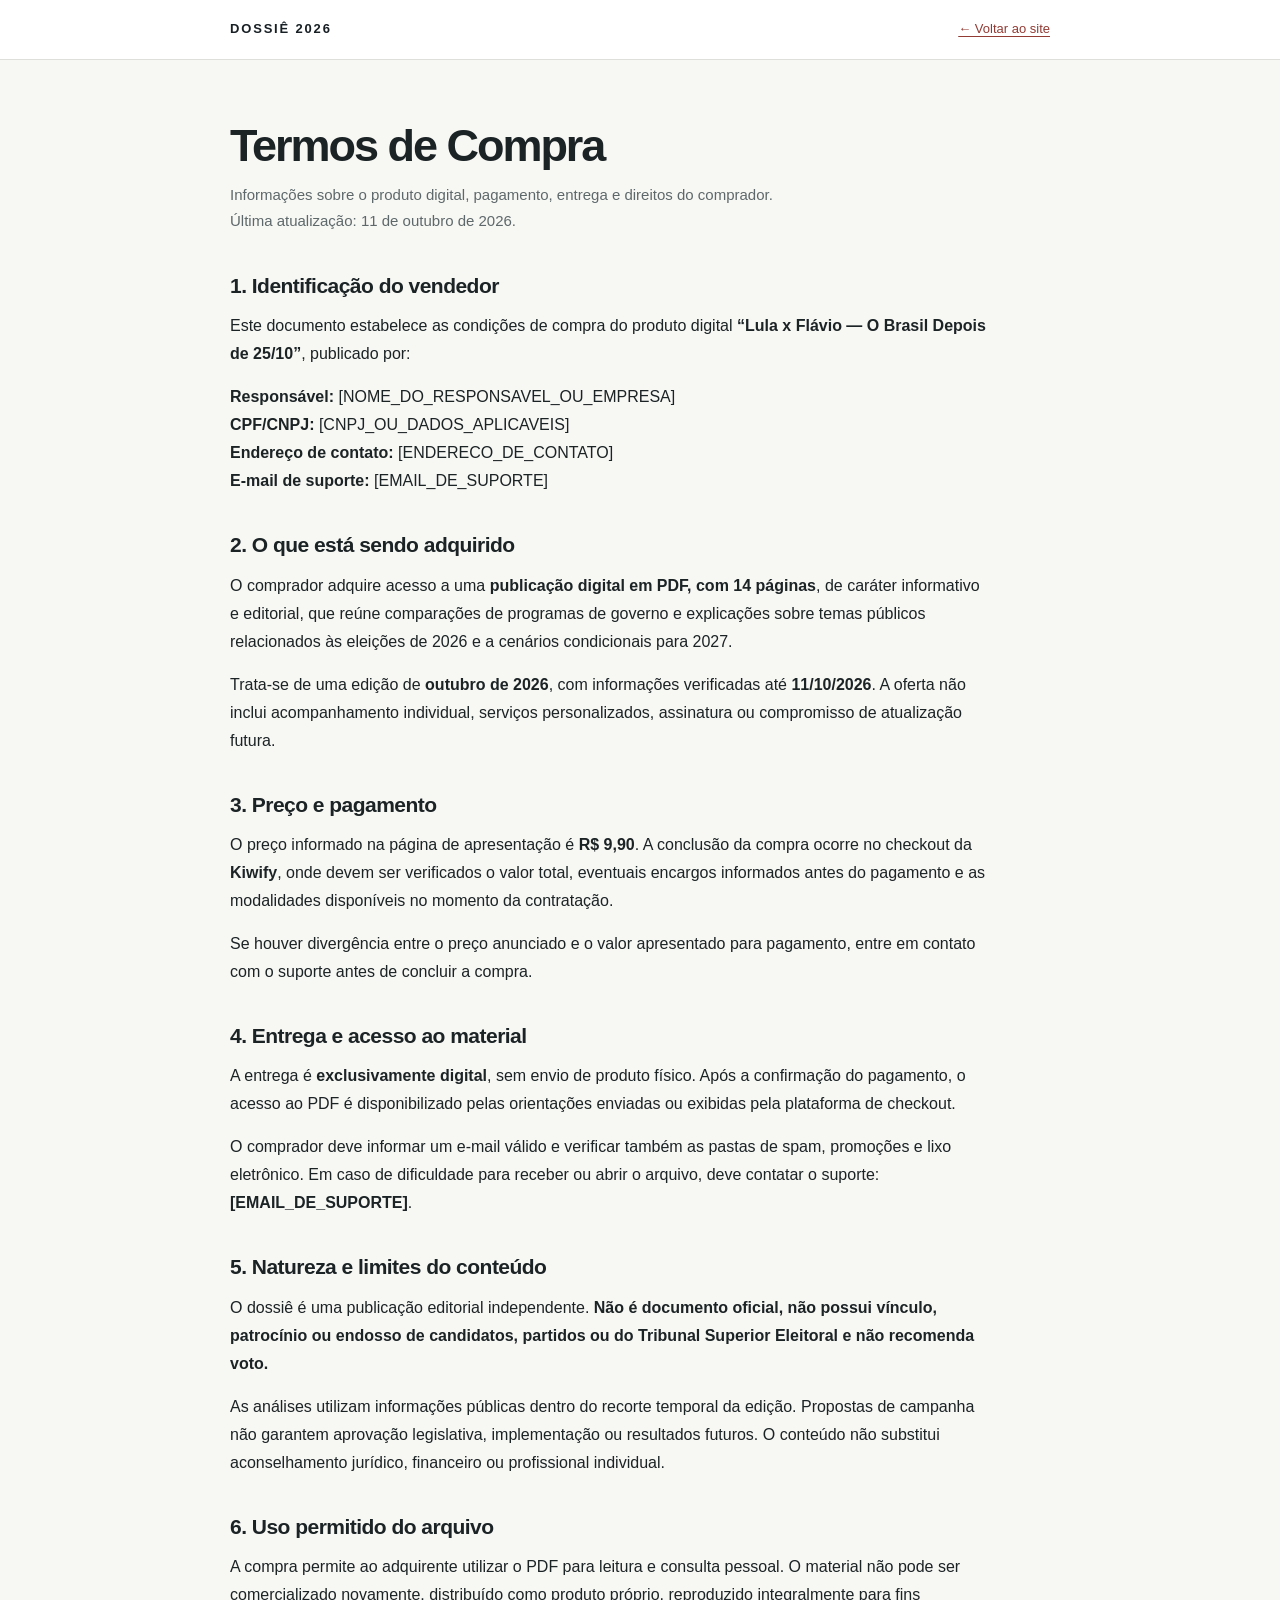
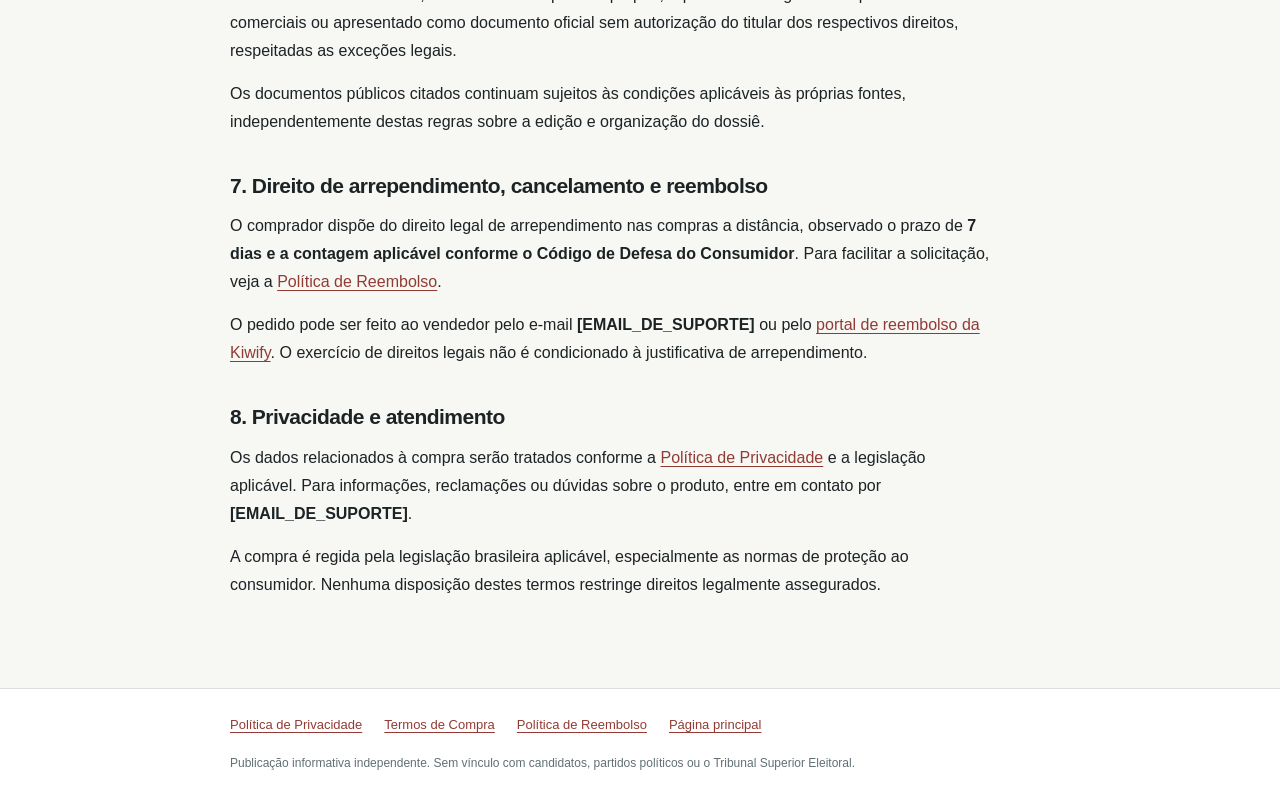
<file: termos-de-compra.html>
<!doctype html>
<html lang="pt-BR">
<head>
  <meta charset="utf-8">
  <meta name="viewport" content="width=device-width, initial-scale=1">
  <meta name="description" content="Informações sobre o produto digital, pagamento, entrega e direitos do comprador.">
  <title>Termos de Compra | Dossiê 2026</title>
  <link rel="stylesheet" href="legal.css">
  <link rel="icon" href="assets/favicon.svg" type="image/svg+xml">
</head>
<body>
  <header class="header"><div class="wrapper header-inner">
    <a class="brand" href="index.html">DOSSIÊ 2026</a>
    <a class="back" href="index.html">← Voltar ao site</a>
  </div></header>
  <main class="wrapper main" id="conteudo">
    <article class="legal">
      <h1>Termos de Compra</h1>
      <p class="intro">Informações sobre o produto digital, pagamento, entrega e direitos do comprador.<br>Última atualização: 11 de outubro de 2026.</p>
      
<h2>1. Identificação do vendedor</h2>
<p>Este documento estabelece as condições de compra do produto digital <strong>“Lula x Flávio — O Brasil Depois de 25/10”</strong>, publicado por:</p>
<p><strong>Responsável:</strong> [NOME_DO_RESPONSAVEL_OU_EMPRESA]<br>
<strong>CPF/CNPJ:</strong> [CNPJ_OU_DADOS_APLICAVEIS]<br>
<strong>Endereço de contato:</strong> [ENDERECO_DE_CONTATO]<br>
<strong>E-mail de suporte:</strong> [EMAIL_DE_SUPORTE]</p>

<h2>2. O que está sendo adquirido</h2>
<p>O comprador adquire acesso a uma <strong>publicação digital em PDF, com 14 páginas</strong>, de caráter informativo e editorial, que reúne comparações de programas de governo e explicações sobre temas públicos relacionados às eleições de 2026 e a cenários condicionais para 2027.</p>
<p>Trata-se de uma edição de <strong>outubro de 2026</strong>, com informações verificadas até <strong>11/10/2026</strong>. A oferta não inclui acompanhamento individual, serviços personalizados, assinatura ou compromisso de atualização futura.</p>

<h2>3. Preço e pagamento</h2>
<p>O preço informado na página de apresentação é <strong>R$ 9,90</strong>. A conclusão da compra ocorre no checkout da <strong>Kiwify</strong>, onde devem ser verificados o valor total, eventuais encargos informados antes do pagamento e as modalidades disponíveis no momento da contratação.</p>
<p>Se houver divergência entre o preço anunciado e o valor apresentado para pagamento, entre em contato com o suporte antes de concluir a compra.</p>

<h2>4. Entrega e acesso ao material</h2>
<p>A entrega é <strong>exclusivamente digital</strong>, sem envio de produto físico. Após a confirmação do pagamento, o acesso ao PDF é disponibilizado pelas orientações enviadas ou exibidas pela plataforma de checkout.</p>
<p>O comprador deve informar um e-mail válido e verificar também as pastas de spam, promoções e lixo eletrônico. Em caso de dificuldade para receber ou abrir o arquivo, deve contatar o suporte: <strong>[EMAIL_DE_SUPORTE]</strong>.</p>

<h2>5. Natureza e limites do conteúdo</h2>
<p>O dossiê é uma publicação editorial independente. <strong>Não é documento oficial, não possui vínculo, patrocínio ou endosso de candidatos, partidos ou do Tribunal Superior Eleitoral e não recomenda voto.</strong></p>
<p>As análises utilizam informações públicas dentro do recorte temporal da edição. Propostas de campanha não garantem aprovação legislativa, implementação ou resultados futuros. O conteúdo não substitui aconselhamento jurídico, financeiro ou profissional individual.</p>

<h2>6. Uso permitido do arquivo</h2>
<p>A compra permite ao adquirente utilizar o PDF para leitura e consulta pessoal. O material não pode ser comercializado novamente, distribuído como produto próprio, reproduzido integralmente para fins comerciais ou apresentado como documento oficial sem autorização do titular dos respectivos direitos, respeitadas as exceções legais.</p>
<p>Os documentos públicos citados continuam sujeitos às condições aplicáveis às próprias fontes, independentemente destas regras sobre a edição e organização do dossiê.</p>

<h2>7. Direito de arrependimento, cancelamento e reembolso</h2>
<p>O comprador dispõe do direito legal de arrependimento nas compras a distância, observado o prazo de <strong>7 dias e a contagem aplicável conforme o Código de Defesa do Consumidor</strong>. Para facilitar a solicitação, veja a <a href="politica-de-reembolso.html">Política de Reembolso</a>.</p>
<p>O pedido pode ser feito ao vendedor pelo e-mail <strong>[EMAIL_DE_SUPORTE]</strong> ou pelo <a href="https://reembolso.kiwify.com.br/" target="_blank" rel="noopener noreferrer">portal de reembolso da Kiwify</a>. O exercício de direitos legais não é condicionado à justificativa de arrependimento.</p>

<h2>8. Privacidade e atendimento</h2>
<p>Os dados relacionados à compra serão tratados conforme a <a href="politica-de-privacidade.html">Política de Privacidade</a> e a legislação aplicável. Para informações, reclamações ou dúvidas sobre o produto, entre em contato por <strong>[EMAIL_DE_SUPORTE]</strong>.</p>
<p>A compra é regida pela legislação brasileira aplicável, especialmente as normas de proteção ao consumidor. Nenhuma disposição destes termos restringe direitos legalmente assegurados.</p>

    </article>
  </main>
  <footer class="legal-footer"><div class="wrapper">
    <nav class="legal-nav" aria-label="Páginas institucionais">
      <a href="politica-de-privacidade.html">Política de Privacidade</a>
      <a href="termos-de-compra.html">Termos de Compra</a>
      <a href="politica-de-reembolso.html">Política de Reembolso</a>
      <a href="index.html">Página principal</a>
    </nav>
    <p class="footnote">Publicação informativa independente. Sem vínculo com candidatos, partidos políticos ou o Tribunal Superior Eleitoral.</p>
  </div></footer>
</body>
</html>
</file>
<file: style.css>
/* LULA X FLÁVIO — landing page editorial independente
   Layout: mobile first | sem frameworks, rastreadores ou recursos externos. */
:root {
  color-scheme: dark light;
  --ink: #121819;
  --ink-deep: #0d1214;
  --ink-soft: #1b2224;
  --ink-border: rgba(255,255,255,.13);
  --cream: #f6f4ee;
  --cream-2: #eeede6;
  --paper: #e7e5dc;
  --black-text: #191f20;
  --muted-dark: #687171;
  --muted-light: #b6bebd;
  --red: #e05247;
  --red-dark: #a43d35;
  --white: #fff;
  --max-width: 1160px;
}
*,*::before,*::after { box-sizing: border-box; }
html { scroll-behavior: smooth; }
body { margin: 0; background: var(--ink); color: var(--cream); font-family: Inter, -apple-system, BlinkMacSystemFont, "Segoe UI", Helvetica, Arial, sans-serif; font-size: 16px; line-height: 1.6; -webkit-font-smoothing: antialiased; }
body, button, a { -webkit-tap-highlight-color: transparent; }
a { color: inherit; text-decoration: none; }
button,a,summary { touch-action: manipulation; }
button,summary { font: inherit; }
a:focus-visible,summary:focus-visible { outline: 3px solid var(--red); outline-offset: 4px; }
img,svg { max-width: 100%; display: block; }
::selection { background: #eb8276; color: #121819; }
.container { width: min(var(--max-width), calc(100% - 44px)); margin-inline: auto; }
.skip-link { position: absolute; left: 12px; top: -100px; z-index: 50; background: white; color: black; padding: 8px 14px; border-radius: 6px; }
.skip-link:focus { top: 12px; }
.section-dark { background: var(--ink); color: var(--cream); }
.section-light { background: var(--cream); color: var(--black-text); }
.section-paper { background: var(--cream-2); color: var(--black-text); }
.section-pad { padding-block: clamp(75px, 9vw, 130px); }

/* Header */
.site-header { background: #111719; position: relative; z-index: 3; border-bottom: 1px solid rgba(255,255,255,.12); }
.header-inner { height: 75px; display: flex; align-items: center; justify-content: space-between; gap: 12px; }
.wordmark { display: inline-flex; align-items: center; gap: 13px; font-size: 14px; letter-spacing: .14em; font-weight: 700; white-space: nowrap; }
.wordmark strong { font-weight: 400; color: var(--muted-light); }
.wordmark-icon { width: 22px; height: 25px; display: flex; gap: 3px; align-items: center; }
.wordmark-icon i { display: block; width: 5px; height: 20px; background: var(--red); transform: skewY(-28deg); }
.wordmark-icon i:nth-child(2) { height: 25px; }
.wordmark-icon i:nth-child(3) { height: 14px; }
.header-middle { color: #aab4b3; font-size: 10px; font-weight: 700; letter-spacing: .18em; }
.header-dot { display: inline-block; width: 3px; height: 3px; background: var(--red); margin: 0 13px 2px; border-radius: 50%; }
.header-link { font-size: 12px; font-weight: 700; white-space: nowrap; border-bottom: 1px solid var(--red); padding-bottom: 4px; }
.header-link span { color: var(--red); padding-left: 8px; font-size: 16px; }

/* Hero */
.hero { position: relative; isolation: isolate; overflow: hidden; }
.hero-texture { position: absolute; inset: 0; pointer-events: none; z-index: -1; background: radial-gradient(ellipse 55% 63% at 83% 35%,rgba(110,53,47,.21), transparent 70%), repeating-linear-gradient(90deg,transparent 0,transparent 89px,rgba(255,255,255,.017) 90px); }
.hero-layout { display: grid; align-items: center; grid-template-columns: minmax(0,1.12fr) minmax(0,.88fr); gap: clamp(35px,5vw,80px); padding-top: clamp(86px,9vw,125px); padding-bottom: clamp(110px,12vw,160px); }
.eyebrow { display: flex; flex-wrap: wrap; align-items: center; gap: 11px; font-size: 10px; font-weight: 750; letter-spacing: .16em; line-height: 1.7; margin: 0 0 30px; color: #ced2cf; }
.eyebrow-mark { display: block; width: 19px; height: 2px; background: var(--red); flex: 0 0 auto; }
.eyebrow-separator { color: var(--red); }
h1,h2,h3,p,figure { margin-top: 0; }
h1 { font-size: clamp(42px,4.7vw,70px); letter-spacing: -.055em; line-height: 1.07; font-weight: 680; max-width: 740px; margin-bottom: 30px; text-wrap: balance; }
h1 em,.heading-display em { font-family: Georgia, "Times New Roman", serif; font-weight: 400; font-style: italic; color: var(--red); letter-spacing: -.055em; }
.hero-lead { color: #edf0ed; font-size: clamp(16px,1.25vw,18px); line-height: 1.75; max-width: 640px; margin-bottom: 17px; }
.hero-lead strong { color: white; }
.hero-support { color: var(--muted-light); font-size: 14px; line-height: 1.9; max-width: 590px; margin-bottom: 31px; }
.button { display: inline-flex; align-items: center; justify-content: center; gap: 28px; font-size: 12px; font-weight: 850; letter-spacing: .075em; line-height: 1.3; border: 1px solid transparent; padding: 18px 24px; transition: background .18s, transform .18s, border-color .18s; text-align: center; min-height: 58px; }
.button:hover { transform: translateY(-2px); }
.button-primary { color: white; background: var(--red); }
.button-primary:hover { background: #c7443b; }
.button-large { min-width: min(100%,340px); }
.button-block { width: 100%; }
.button-arrow { font-size: 19px; font-weight: 400; line-height: 1; }
.microcopy { font-size: 11px; letter-spacing: .01em; color: #c5cbca; margin: 14px 0 0; line-height: 1.7; }
.microcopy-indicator { display: inline-block; vertical-align: middle; height: 6px; width: 6px; border-radius: 50%; margin-right: 5px; background: #8da891; }
.hero-visual { display: flex; flex-direction: column; align-items: center; justify-content: center; min-width: 0; }
.book-scene { position: relative; isolation: isolate; width: min(100%,390px); aspect-ratio: 0.77; perspective: 1200px; display: flex; align-items: center; justify-content: center; }
.book-shadow { width: 80%; height: 13%; position: absolute; z-index: -1; bottom: 3%; left: 15%; background: rgba(0,0,0,.52); filter: blur(25px); transform: rotate(-5deg); }
.book-back { position: absolute; inset: 7% 10% 7% 11%; transform: perspective(900px) rotateY(-13deg) rotateZ(4deg) translate(13px,10px); background: linear-gradient(90deg,#a49e92 0,#ddd9ce 4%,#fffef9 6%,#ddd9ca 9%,#a59d90 14%,#232b2d 15%); box-shadow: 13px 17px 25px rgba(0,0,0,.35); }
.book-cover { position: absolute; inset: 6% 12% 7% 10%; padding: 6% 7%; display: flex; flex-direction: column; background: linear-gradient(125deg,#252c2e 0%,#101617 50%,#20282a 100%); border: 1px solid rgba(255,255,255,.2); border-left: 7px solid #30383b; color: #f5f1e9; transform: rotateZ(-4deg) rotateY(-9deg); box-shadow: -15px 30px 40px rgba(0,0,0,.47), inset 2px 0 0 rgba(255,255,255,.07); }
.book-cover::before { content: ""; position: absolute; pointer-events: none; inset: 0; background: radial-gradient(ellipse at 92% 80%,rgba(224,82,71,.21),transparent 45%), linear-gradient(110deg,rgba(255,255,255,.055),transparent 22%); }
.book-topline { position: relative; display: flex; justify-content: space-between; align-items: center; font-size: clamp(8px,.83vw,11px); font-weight: 750; letter-spacing: .13em; }
.book-topline span:last-child { font-size: clamp(6px,.65vw,9px); color: #aeb4ae; }
.book-cover-rule { height: 1px; background: rgba(255,255,255,.34); margin-top: 10px; }
.book-cover-main { position: relative; display: flex; flex-direction: column; justify-content: center; flex: 1; }
.book-overline { font-size: clamp(7px,.73vw,9px); letter-spacing: .17em; margin-bottom: 17px; color: #c7c3bb; }
.book-title { font-size: clamp(41px,5.1vw,68px); font-weight: 820; line-height: .96; letter-spacing: -.063em; white-space: nowrap; }
.book-title small { font-family: Georgia,serif; color: var(--red); font-size: .75em; font-style: italic; font-weight: 400; vertical-align: .05em; }
.book-subtitle { font-size: clamp(21px,2.1vw,31px); font-weight: 500; line-height: 1.17; letter-spacing: -.055em; margin-top: 20px; }
.book-subtitle b { color: var(--red); font-weight: 780; }
.book-lines { display: flex; align-items: end; gap: 9px; height: 50px; opacity: .37; margin-bottom: 20px; }
.book-lines span { flex: 1; height: 11px; background: #929d9d; }
.book-lines span:nth-child(2) { height: 19px; }
.book-lines span:nth-child(3) { height: 34px; }
.book-lines span:nth-child(4) { height: 21px; }
.book-lines span:nth-child(5) { height: 41px; background: var(--red); }
.book-cover-footer { border-top: 1px solid rgba(255,255,255,.35); padding-top: 12px; display: flex; justify-content: space-between; align-items: end; gap: 8px; font-size: clamp(7px,.75vw,10px); font-weight: 600; line-height: 1.4; letter-spacing: .11em; }
.book-cover-footer span:last-child { text-align: right; color: #c9c7c0; }
.hero-visual-caption { margin-top: 11px; font-size: 10px; font-weight: 650; letter-spacing: .2em; color: #a9b1ac; }
.hero-bottom { position: absolute; inset-inline: max(22px, calc((100% - var(--max-width))/2)); bottom: 0; border-top: 1px solid rgba(255,255,255,.15); display: flex; justify-content: space-between; align-items: center; padding-block: 17px; font-size: 9px; font-weight: 700; letter-spacing: .23em; color: #97a3a0; }

/* Shared section headings */
.section-label { display: flex; gap: 18px; align-items: center; color: #536061; font-size: 10px; font-weight: 820; letter-spacing: .16em; margin-bottom: 31px; line-height: 1.5; }
.section-label-number { color: var(--red-dark); font-size: 12px; border-right: 1px solid #c3c6bf; padding-right: 16px; letter-spacing: 0; }
.section-label-on-dark { color: #aab7b5; }
.section-label-on-dark .section-label-number { color: #ee827a; border-color: #555f61; }
.heading-display { font-weight: 645; letter-spacing: -.05em; line-height: 1.17; font-size: clamp(32px,4vw,53px); text-wrap: balance; }
.heading-display em { color: var(--red-dark); }
.section-dark .heading-display em { color: #ed766b; }

/* Why */
.why-layout { display: grid; grid-template-columns: minmax(180px,.31fr) 1fr; gap: clamp(30px,7vw,95px); }
.why-copy .heading-display { max-width: 850px; margin-bottom: 30px; }
.body-columns { max-width: 740px; column-count: 2; column-gap: 50px; }
.body-columns p { break-inside: avoid; margin-bottom: 17px; font-size: 15px; color: #4e5859; line-height: 1.85; }
.takeaway { border-top: 1px solid #cfd2cb; margin: 29px 0 0; padding: 24px 0 0; font-size: 16px; font-weight: 720; max-width: 720px; display: flex; gap: 16px; align-items: flex-start; }
.takeaway-icon { color: var(--red-dark); font-size: 22px; line-height: 1; }

/* Topics */
.topics { background: #151c1e; }
.topics-top { display: grid; grid-template-columns: 1.25fr .65fr; align-items: end; gap: 65px; margin-bottom: 36px; }
.topics-top h2 { margin-bottom: 0; max-width: 720px; }
.topics-top > p { color: #b2bbba; line-height: 1.85; font-size: 15px; max-width: 360px; margin-bottom: 6px; }
.topics-grid { display: grid; grid-template-columns: repeat(4,minmax(0,1fr)); gap: 1px; background: #424a4b; border: 1px solid #424a4b; }
.topic-card { background: #1d2527; min-height: 305px; padding: clamp(22px,2.1vw,28px); display: flex; flex-direction: column; align-items: flex-start; }
.topic-index { font-size: 11px; color: #e98c83; letter-spacing: .1em; font-weight: 800; margin-bottom: 45px; }
.topic-index span { color: #656e6d; padding-inline: 4px; }
.topic-card h3 { font-size: clamp(20px,1.8vw,24px); line-height: 1.22; font-weight: 630; letter-spacing: -.035em; margin-bottom: 13px; }
.topic-card p { font-size: 12px; line-height: 1.72; color: #bdc5c2; margin-bottom: 23px; }
.topic-dash { margin-top: auto; width: 25px; height: 2px; background: var(--red); }

/* Difference */
.difference-layout { display: grid; grid-template-columns: minmax(0,1fr) minmax(0,.88fr); gap: clamp(55px,8vw,125px); }
.difference h2 { margin-bottom: 28px; }
.difference-layout > div:first-child > p:not(.section-label) { color: #4c5452; font-size: 15px; line-height: 1.82; margin-bottom: 14px; max-width: 520px; }
.difference-quote { margin-top: 34px; padding: 24px 0 24px 21px; border-left: 3px solid var(--red); font-size: 18px; font-family: Georgia,serif; line-height: 1.6; color: #414949; }
.difference-list-area { padding-top: 8px; }
.list-eyebrow { color: #7c8380; font-size: 10px; font-weight: 800; letter-spacing: .17em; margin-bottom: 8px; }
.difference-list,.offer-features { list-style: none; padding: 0; margin: 0; }
.difference-list li { display: flex; gap: 17px; padding: 21px 0; border-bottom: 1px solid #cdd0c8; }
.list-icon { font-size: 20px; color: var(--red-dark); line-height: 1.2; }
.difference-list li strong { font-size: 15px; letter-spacing: -.01em; }
.difference-list li p { color: #586260; font-size: 13px; line-height: 1.7; margin: 5px 0 0; }

/* Preview */
.preview-heading-row { display: grid; grid-template-columns: 1fr .7fr; gap: 55px; align-items: end; margin-bottom: 40px; }
.preview-heading-row h2 { margin-bottom: 0; }
.preview-heading-row p { font-size: 15px; color: #5c6866; line-height: 1.75; max-width: 460px; margin-bottom: 4px; }
.preview-grid { display: grid; grid-template-columns: repeat(2,minmax(0,1fr)); gap: 28px; }
.preview-figure { margin: 0; }
.preview-frame { background: #e7e8e2; padding: 32px; min-height: 370px; display: flex; align-items: center; justify-content: center; }
.preview-placeholder { background: #fdfcf9; min-height: 365px; max-width: 285px; width: 100%; box-shadow: 4px 18px 28px rgba(0,0,0,.11); display: flex; align-items: center; justify-content: center; flex-direction: column; gap: 8px; border: 1px solid #d2d4cd; color: #727c79; text-align: center; padding: 22px; }
.placeholder-icon { font-size: 55px; line-height: 1; color: #b2b9b4; }
.preview-placeholder > span:nth-child(2) { font-size: 9px; font-weight: 850; letter-spacing: .13em; }
.preview-placeholder strong { font-family: Georgia,serif; color: #313939; font-weight: 400; font-size: 26px; margin-top: 7px; }
.preview-placeholder small { color: #a0a7a3; font-size: 10px; overflow-wrap: anywhere; }
.preview-frame img { display: block; max-height: 560px; width: auto; height: auto; object-fit: contain; box-shadow: 5px 17px 26px rgba(0,0,0,.18); }
.preview-frame img[hidden],.preview-placeholder[hidden] { display: none; }
.preview-figure figcaption { display: flex; gap: 18px; padding-top: 21px; }
.figure-number { color: var(--red-dark); font-size: 12px; font-weight: 800; }
.preview-figure figcaption strong { display: block; font-size: 16px; font-weight: 750; }
.preview-figure figcaption p { font-size: 13px; color: #646e6b; margin: 5px 0 0; line-height: 1.65; }
.preview-legal { margin: 29px 0 0; color: #68706e; font-size: 11px; line-height: 1.75; }

/* Offer */
.offer { background: #192123; }
.offer-layout { display: grid; grid-template-columns: 1fr .83fr; align-items: start; gap: clamp(40px,7vw,110px); }
.offer h2 { max-width: 650px; margin-bottom: 29px; }
.offer-name { font-size: 13px; font-weight: 800; letter-spacing: .06em; color: #fff; margin-bottom: 9px !important; }
.offer-copy > p:not(.section-label) { font-size: 15px; color: #bdc6c4; line-height: 1.8; margin-bottom: 13px; }
.offer-box { background: #f5f4ee; color: #171d1e; padding: clamp(24px,3.8vw,46px); border: 1px solid rgba(255,255,255,.2); }
.offer-box-header { display: flex; align-items: center; justify-content: space-between; gap: 12px; padding-bottom: 18px; border-bottom: 1px solid #caced0; color: #5b6462; font-size: 10px; font-weight: 780; letter-spacing: .12em; }
.offer-includes-label { color: #303a38; font-size: 12px; font-weight: 800; margin: 27px 0 14px; }
.offer-features li { position: relative; margin: 0; padding: 0 0 13px 22px; font-size: 13px; color: #454f4b; line-height: 1.58; }
.offer-features li::before { content: '✓'; position: absolute; left: 0; top: 0; font-weight: 900; color: #be4c41; }
.offer-price { padding: 24px 0 23px; margin-top: 11px; border-top: 1px solid #caced0; }
.offer-price span { display: block; font-size: 10px; font-weight: 800; letter-spacing: .16em; color: #6b7673; }
.offer-price strong { display: block; font-size: clamp(42px,5vw,63px); line-height: 1.12; letter-spacing: -.06em; font-weight: 750; margin-top: 8px; }
.offer-microcopy { color: #717b77; font-size: 11px; text-align: center; line-height: 1.7; margin: 17px 0 0; }

/* FAQ */
.faq-layout { display: grid; grid-template-columns: .69fr 1fr; gap: clamp(35px,6vw,95px); }
.faq h2 { margin-bottom: 20px; }
.faq-intro { max-width: 260px; color: #68736f; font-size: 15px; line-height: 1.8; }
.faq-item { border-top: 1px solid #cfd3cc; }
.faq-item:last-child { border-bottom: 1px solid #cfd3cc; }
.faq-item summary { list-style: none; cursor: pointer; display: flex; justify-content: space-between; align-items: center; gap: 20px; padding: 23px 2px; font-size: 15px; line-height: 1.55; font-weight: 730; }
.faq-item summary::-webkit-details-marker { display: none; }
.faq-plus { position: relative; flex: 0 0 24px; height: 24px; border: 1px solid #9ba7a3; border-radius: 50%; }
.faq-plus::before,.faq-plus::after { content: ""; position: absolute; background: #626c67; width: 10px; height: 1px; top: 11px; left: 6px; }
.faq-plus::after { transform: rotate(90deg); transition: transform .2s; }
.faq-item[open] .faq-plus::after { transform: rotate(0); }
.faq-item > p { font-size: 14px; color: #55605c; line-height: 1.75; margin: -4px 0 23px; padding-right: 38px; }

/* Final */
.final-section { position: relative; overflow: hidden; background: var(--ink-deep); }
.final-section::before { content: ""; position: absolute; width: 750px; height: 750px; border: 1px solid rgba(255,255,255,.085); border-radius: 50%; top: 50%; left: 50%; transform: translate(-50%,-43%); box-shadow: 0 0 0 75px rgba(255,255,255,.019),0 0 0 165px rgba(255,255,255,.012); pointer-events: none; }
.final-inner { position: relative; max-width: 840px; text-align: center; padding-block: clamp(84px,10vw,132px); }
.final-inner .eyebrow { justify-content: center; }
.final-inner h2 { font-size: clamp(36px,4.5vw,60px); margin-bottom: 21px; }
.final-inner > p:not(.eyebrow) { color: #bbc4bf; max-width: 580px; margin-inline: auto; font-size: 15px; line-height: 1.85; }
.final-inner .final-product { color: #f3f4ef !important; font-size: 12px !important; font-weight: 850; margin: 32px 0 5px !important; letter-spacing: .09em; }
.final-inner .final-details { font-size: 12px !important; }
.final-price { display: block; font-size: 60px; line-height: 1; letter-spacing: -.06em; font-weight: 750; margin: 22px 0 24px; }
.centered-microcopy { font-size: 11px !important; margin-top: 13px !important; }

/* Footer */
.footer { background: #0b1011; color: #a8b0ad; padding-top: 55px; }
.footer-top { display: flex; justify-content: space-between; gap: 30px; align-items: center; padding-bottom: 25px; border-bottom: 1px solid #30383a; }
.footer-brand { color: white; font-weight: 800; font-size: 15px; letter-spacing: .16em; }
.footer-brand strong { color: #e2766b; font-weight: 400; }
.footer-top > span { font-weight: 730; font-size: 10px; letter-spacing: .14em; }
.footer-info { display: flex; flex-wrap: wrap; gap: 5px 30px; padding: 28px 0 8px; }
.footer-info p { margin: 0; font-size: 11px; line-height: 1.8; }
.footer-info strong { font-weight: 550; color: #d0d4cf; }
.footer-links { display: flex; flex-wrap: wrap; align-items: center; gap: 8px 23px; padding-block: 20px; font-size: 12px; }
.footer-links a { color: #c2c9c6; border-bottom: 1px solid transparent; }
.footer-links a:hover { color: #fff; border-bottom-color: var(--red); }
.footer-consumer,.footer-disclaimer { max-width: 960px; color: #899390; font-size: 11px; line-height: 1.85; margin-bottom: 14px; }
.footer-disclaimer strong { color: #bac1be; }
.footer-bottom { border-top: 1px solid #30383a; margin-top: 29px; padding-block: 20px; display: flex; justify-content: space-between; gap: 18px; font-size: 11px; }
.footer-bottom a:hover { color: #fff; }

/* Mobile conversion bar */
.mobile-cta { position: fixed; z-index: 15; left: 0; right: 0; bottom: 0; background: #f9f8f2; color: #182021; padding: 10px max(16px, env(safe-area-inset-right)) calc(10px + env(safe-area-inset-bottom)) max(16px, env(safe-area-inset-left)); box-shadow: 0 -6px 28px rgba(0,0,0,.3); align-items: center; justify-content: space-between; gap: 12px; }
.mobile-cta:not([hidden]) { display: none; }
.mobile-cta > div { display: flex; flex-direction: column; line-height: 1.3; }
.mobile-cta > div span { color: #697473; font-weight: 800; font-size: 9px; letter-spacing: .11em; }
.mobile-cta > div strong { font-size: 23px; letter-spacing: -.04em; }
.mobile-cta > a { padding: 14px 16px; color: white; background: var(--red); text-align: center; flex: 0 0 60%; font-size: 11px; letter-spacing: .035em; font-weight: 850; }
.mobile-cta > a span { margin-left: 12px; }

@media (max-width: 1040px) {
  .header-middle { display: none; }
  .hero-layout { gap: 25px; grid-template-columns: 1.16fr .84fr; }
  .hero-content h1 { font-size: clamp(42px,5vw,61px); }
  .book-title { font-size: clamp(37px,5vw,57px); }
  .topics-grid { grid-template-columns: repeat(2,minmax(0,1fr)); }
  .topic-card { min-height: 265px; }
  .topic-index { margin-bottom: 24px; }
  .offer-layout { gap: 30px; }
}
@media (max-width: 760px) {
  .container { width: min(100% - 36px,530px); }
  .header-inner { height: 62px; }
  .wordmark { font-size: 12px; gap: 8px; }
  .wordmark-icon { transform: scale(.83); }
  .header-link { font-size: 11px; }
  .hero-layout { display: flex; flex-direction: column; gap: 16px; padding-top: 64px; padding-bottom: 93px; }
  .hero-content { width: 100%; }
  .eyebrow { font-size: 9px; margin-bottom: 23px; gap: 8px; }
  .eyebrow-mark { width: 14px; }
  h1 { font-size: clamp(38px,9.5vw,56px) !important; margin-bottom: 24px; }
  .hero-lead { font-size: 16px; line-height: 1.72; }
  .hero-support { font-size: 14px; }
  .hero-actions { margin-top: 25px; }
  .hero-actions .button { width: 100%; }
  .hero-visual { width: 100%; margin-top: 23px; }
  .book-scene { width: min(87%,360px); }
  .book-title { font-size: clamp(46px,12vw,72px); }
  .book-subtitle { font-size: clamp(25px,6vw,38px); }
  .book-overline { font-size: 9px; }
  .book-topline { font-size: 9px; }
  .book-topline span:last-child { font-size: 8px; }
  .book-cover-footer { font-size: 9px; }
  .hero-bottom { inset-inline: 18px; }
  .section-pad { padding-block: 75px; }
  .why-layout,.difference-layout,.offer-layout,.faq-layout,.topics-top,.preview-heading-row { display: block; }
  .section-label { margin-bottom: 25px; }
  .heading-display { font-size: clamp(31px,7.7vw,43px); line-height: 1.17; }
  .body-columns { column-count: 1; }
  .body-columns p { font-size: 14px; }
  .takeaway { margin-top: 15px; font-size: 15px; }
  .topics-top h2,.preview-heading-row h2 { margin-bottom: 22px; }
  .topics-top > p,.preview-heading-row p { max-width: unset; margin-bottom: 29px; font-size: 14px; }
  .topics-grid { grid-template-columns: 1fr; }
  .topic-card { min-height: 235px; padding: 25px; }
  .topic-index { margin-bottom: 18px; }
  .topic-card h3 { font-size: 23px; }
  .topic-card p { max-width: 410px; font-size: 13px; }
  .difference-quote { margin-bottom: 30px; }
  .difference-list-area { padding-top: 15px; }
  .preview-grid { grid-template-columns: 1fr; gap: 33px; }
  .preview-frame { padding: 26px; }
  .preview-placeholder { min-height: 320px; }
  .offer-copy { margin-bottom: 33px; }
  .faq-intro { max-width: none; margin-bottom: 30px; }
  .faq-item summary { font-size: 14px; padding: 20px 0; }
  .final-inner { padding-block: 85px; }
  .final-price { font-size: 52px; }
  .footer { padding-top: 36px; }
  .footer-top { display: block; }
  .footer-top > span { display: block; margin-top: 9px; line-height: 1.6; }
  .footer-info { display: block; }
  .footer-info p { margin-bottom: 7px; }
  .footer-bottom { font-size: 10px; }
  body.has-mobile-cta { padding-bottom: 76px; }
  .mobile-cta:not([hidden]) { display: flex; }
}
@media (max-width: 380px) {
  .container { width: calc(100% - 32px); }
  .header-link { font-size: 10px; }
  h1 { font-size: 37px !important; }
  .book-title { font-size: 44px; }
  .book-subtitle { font-size: 23px; }
  .mobile-cta > a { flex-basis: 57%; font-size: 10px; }
}
@media (prefers-reduced-motion: reduce) {
  html { scroll-behavior: auto; }
  *,*::before,*::after { animation-duration: .01ms !important; transition-duration: .01ms !important; }
}

/* ======================================
   IDENTIDADE VISUAL - CORES DO BRASIL
   ====================================== */

:root {
  --red: #007A3D;
  --red-dark: #006237;

  --verde-claro: #72E2A7;
  --amarelo-br: #FFDF00;
  --azul-br: #002776;
}

/* Botões principais */
.button-primary,
.mobile-cta > a {
  background: var(--red);
  color: #FFFFFF;
}

.button-primary:hover {
  background: #005B32;
}

/* Destaques em fundos escuros */
.hero h1 em,
.section-dark .heading-display em,
.book-title small,
.book-subtitle b,
.section-label-on-dark .section-label-number,
.topic-index,
.footer-brand strong {
  color: var(--verde-claro);
}

/* Destaques nas seções claras */
.section-light .heading-display em,
.section-paper .heading-display em,
.section-label-number,
.figure-number,
.list-icon,
.takeaway-icon {
  color: var(--red-dark);
}

/* Elementos amarelos */
.header-dot,
.eyebrow-mark,
.topic-dash,
.book-lines span:nth-child(5) {
  background: var(--amarelo-br);
}

/* Marca superior: verde, amarelo, verde */
.wordmark-icon i:nth-child(2) {
  background: var(--amarelo-br);
}

/* Pequenos destaques */
.eyebrow-separator {
  color: var(--amarelo-br);
}

/* Detalhes azuis */
.book-cover {
  border-left-color: var(--azul-br);
}

.difference-quote {
  border-left-color: var(--azul-br);
}

.header-link span {
  color: #76A9FF;
}

/* Destaques no quadro de compra */
.offer-features li::before {
  color: var(--red-dark);
}

.offer-box {
  border-top: 4px solid var(--amarelo-br);
}

/* Linha do cabeçalho */
.site-header {
  border-bottom: 2px solid var(--amarelo-br);
}

/* Fundo iluminado da primeira dobra */
.hero-texture {
  background:
    radial-gradient(
      ellipse 55% 63% at 83% 35%,
      rgba(0, 151, 57, 0.20),
      transparent 70%
    ),
    repeating-linear-gradient(
      90deg,
      transparent 0,
      transparent 89px,
      rgba(255,255,255,.017) 90px
    );
}

/* Reflexo colorido no mockup */
.book-cover::before {
  background:
    radial-gradient(
      ellipse at 92% 80%,
      rgba(0,151,57,.22),
      transparent 45%
    ),
    linear-gradient(
      110deg,
      rgba(255,255,255,.055),
      transparent 22%
    );
}

/* Seleção de textos */
::selection {
  background: var(--amarelo-br);
  color: var(--azul-br);
}
</file>
<file: legal.css>
/* Páginas jurídicas: somente texto, sem imagens, scripts ou rastreamento. */
:root { color-scheme: light; }
* { box-sizing: border-box; }
body { margin: 0; background: #f7f7f4; color: #1c2325; font: 16px/1.75 -apple-system, BlinkMacSystemFont, 'Segoe UI', Arial, sans-serif; }
a { color: #923b34; text-underline-offset: 3px; }
a:hover { color: #6a2924; }
a:focus-visible { outline: 3px solid #923b34; outline-offset: 4px; }
.wrapper { width: min(100% - 40px, 820px); margin-inline: auto; }
.header { border-bottom: 1px solid #dedfda; background: #fff; }
.header-inner { padding: 18px 0; display: flex; justify-content: space-between; align-items: center; gap: 16px; }
.brand { color: #182025; text-decoration: none; font-size: 13px; font-weight: 800; letter-spacing: .14em; }
.back { font-size: 13px; white-space: nowrap; }
.main { padding: 60px 0 74px; }
h1 { font-size: clamp(30px,5vw,45px); line-height: 1.15; letter-spacing: -.045em; margin: 0 0 10px; }
.intro { color: #5e686a; font-size: 15px; margin: 0 0 38px; }
h2 { font-size: 21px; line-height: 1.35; letter-spacing: -.025em; margin: 36px 0 12px; }
p { margin: 0 0 15px; }
ol { padding-left: 24px; }
li { margin: 0 0 12px; }
strong { font-weight: 700; }
.legal { max-width: 760px; }
.legal-footer { background: #fff; border-top: 1px solid #dedfda; padding: 25px 0 32px; }
.legal-nav { display: flex; flex-wrap: wrap; gap: 10px 22px; margin-bottom: 17px; font-size: 13px; }
.footnote { color: #627073; font-size: 12px; line-height: 1.65; margin: 0; }
@media (max-width: 500px) { .wrapper { width: min(100% - 30px, 820px); } .header-inner { padding: 14px 0; } .main { padding: 38px 0 48px; } h2 { margin-top: 27px; } body { font-size: 15px; } }
</file>
